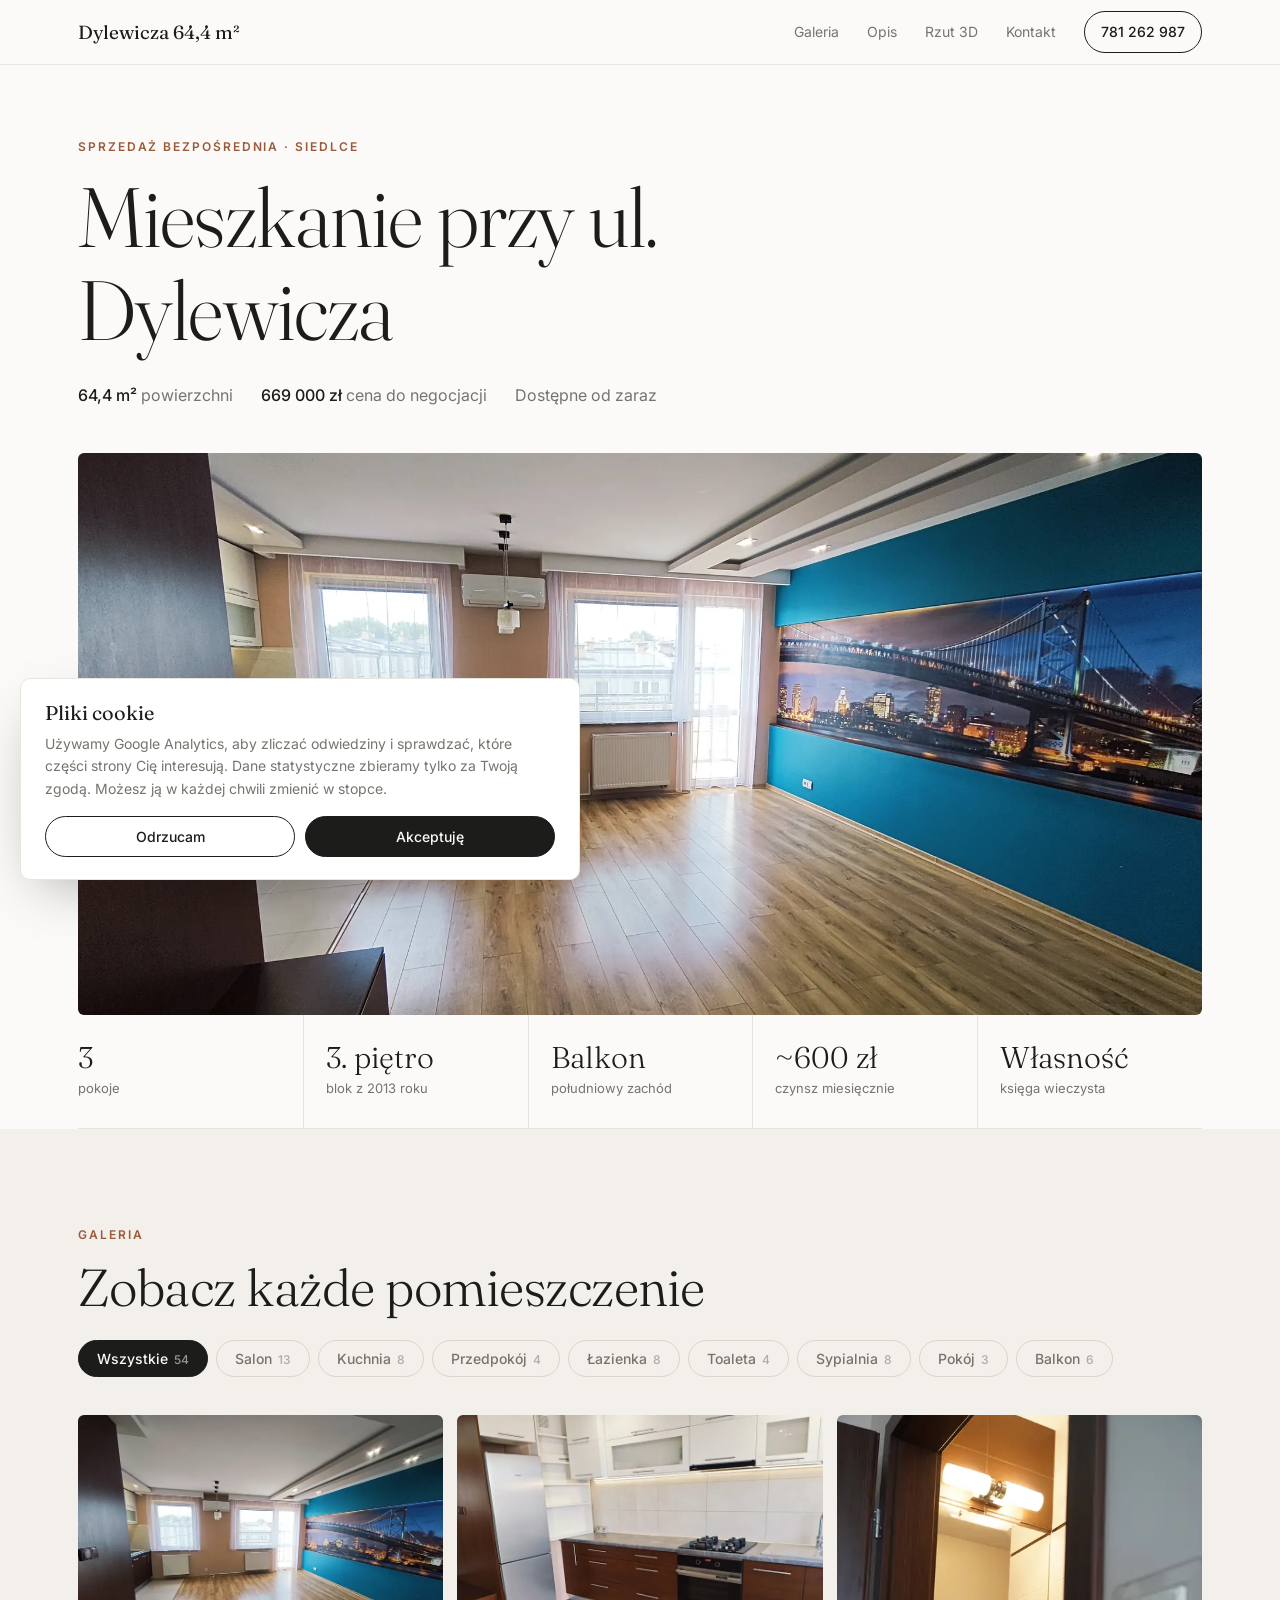
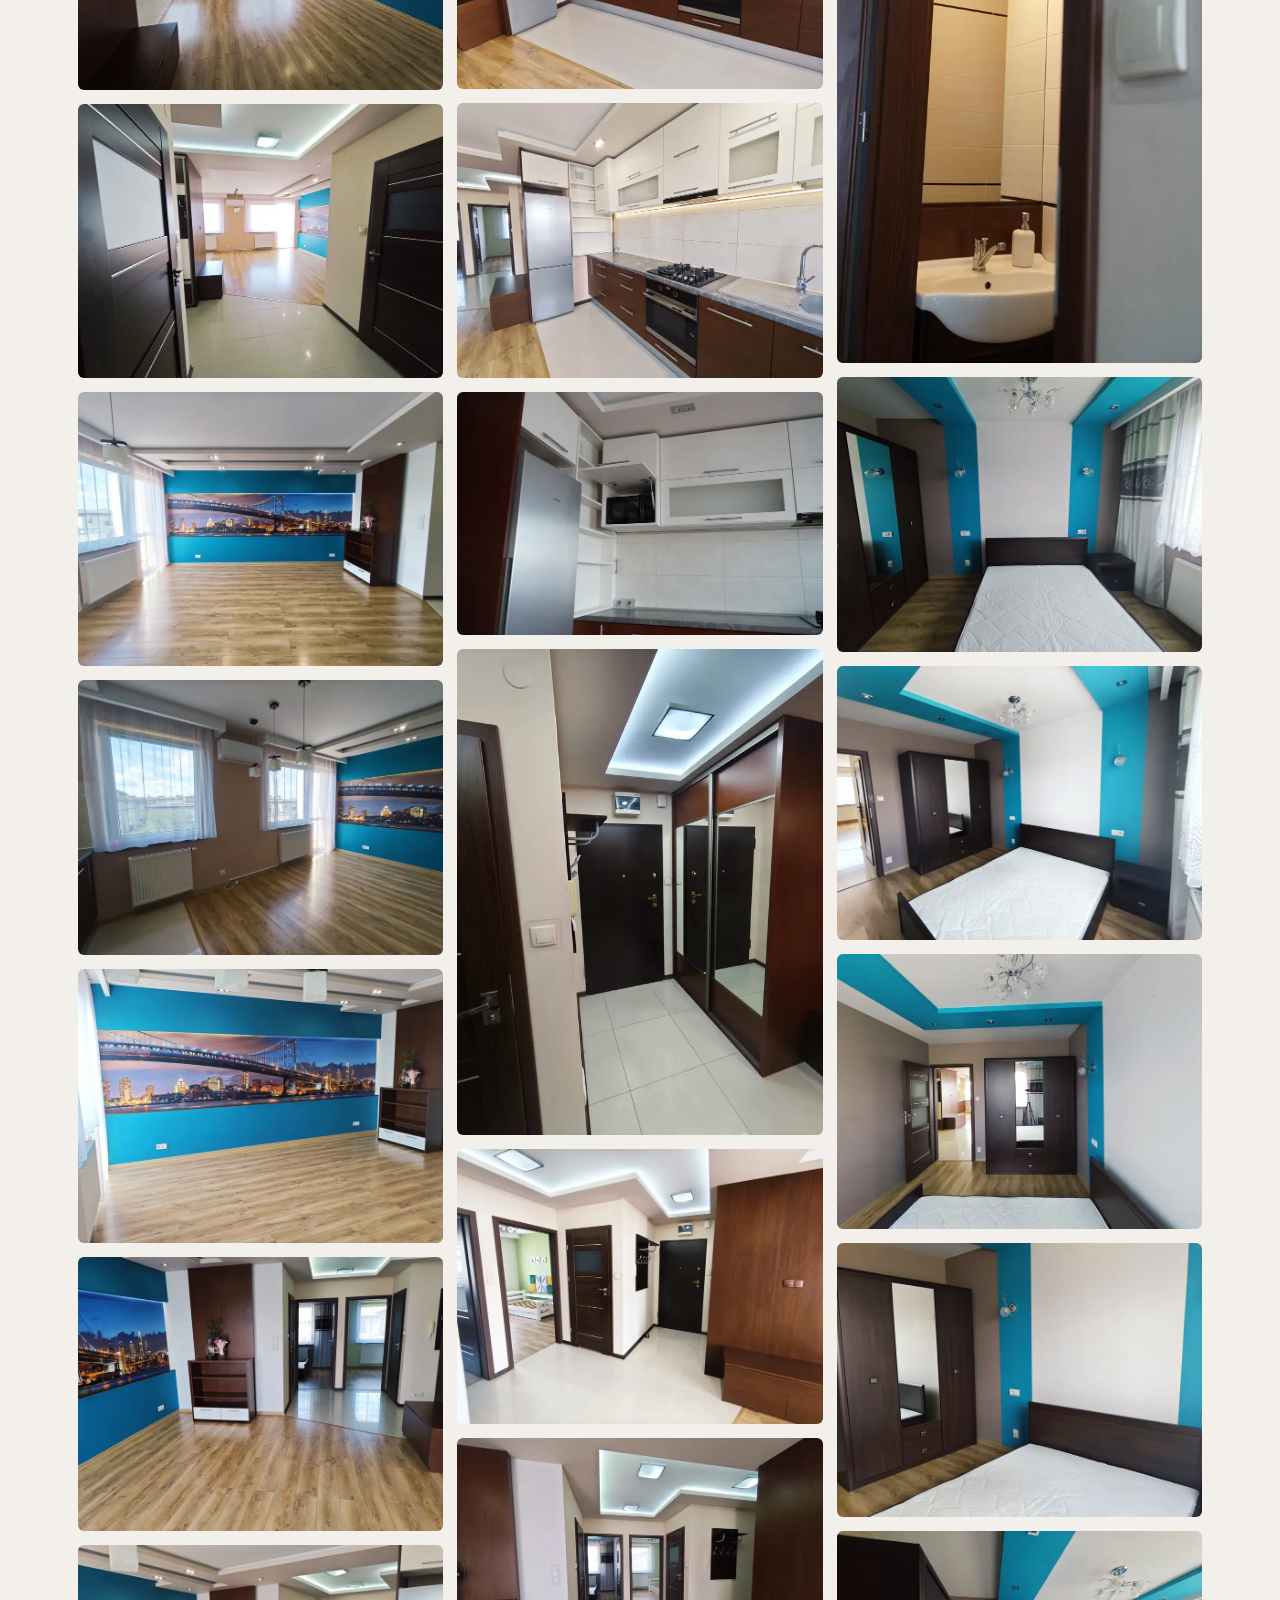
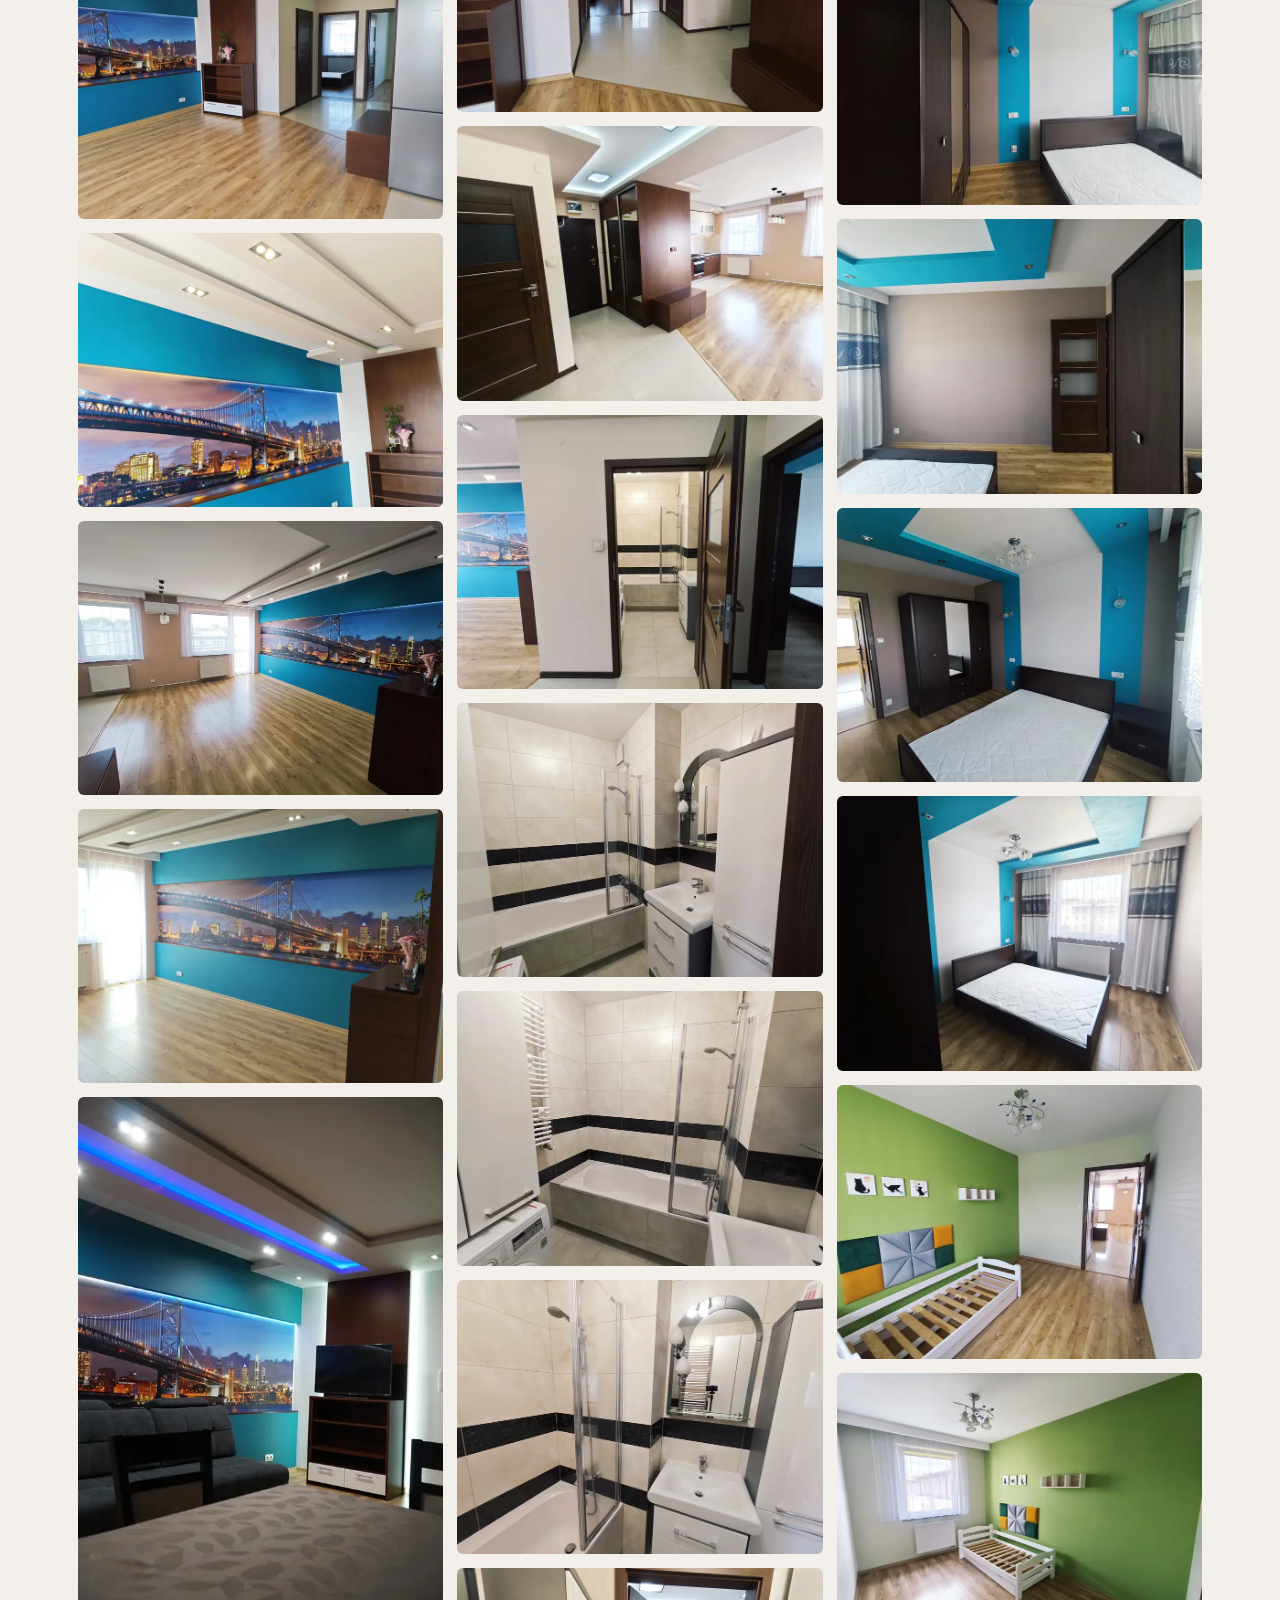
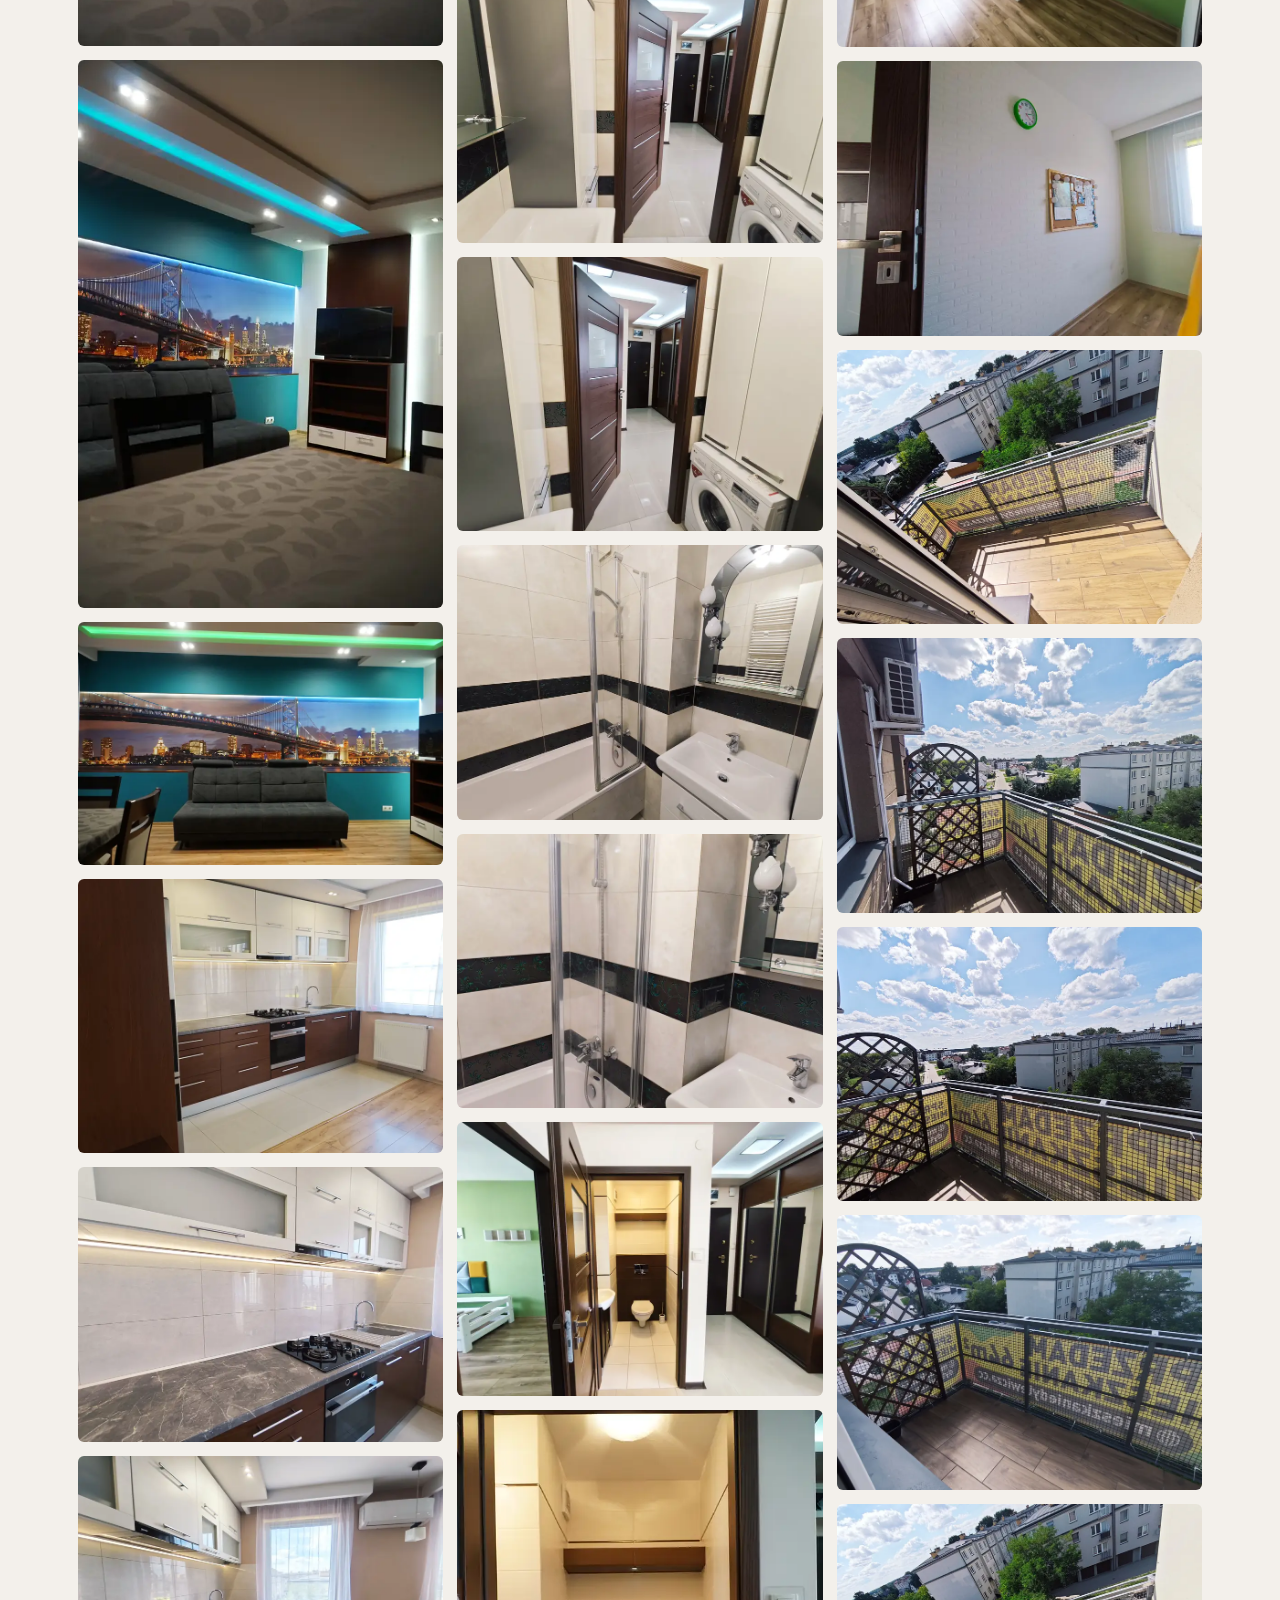
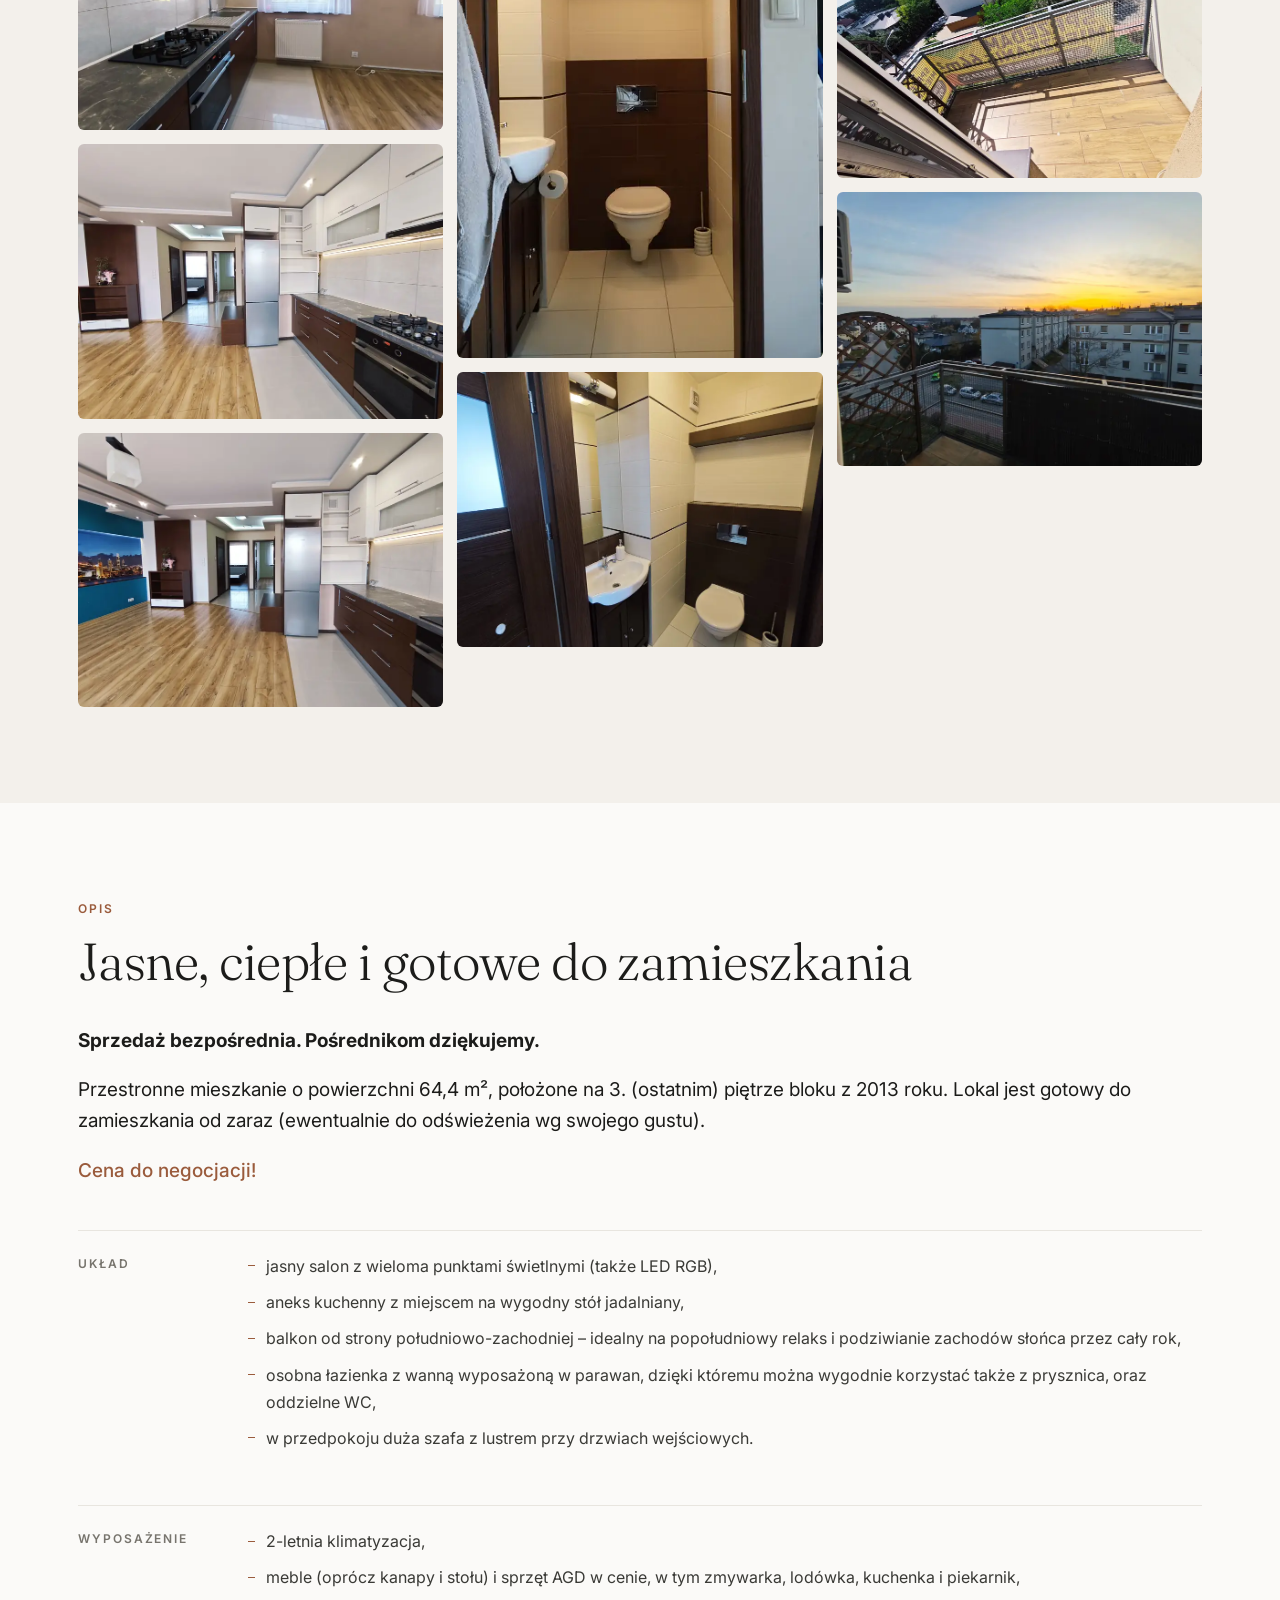
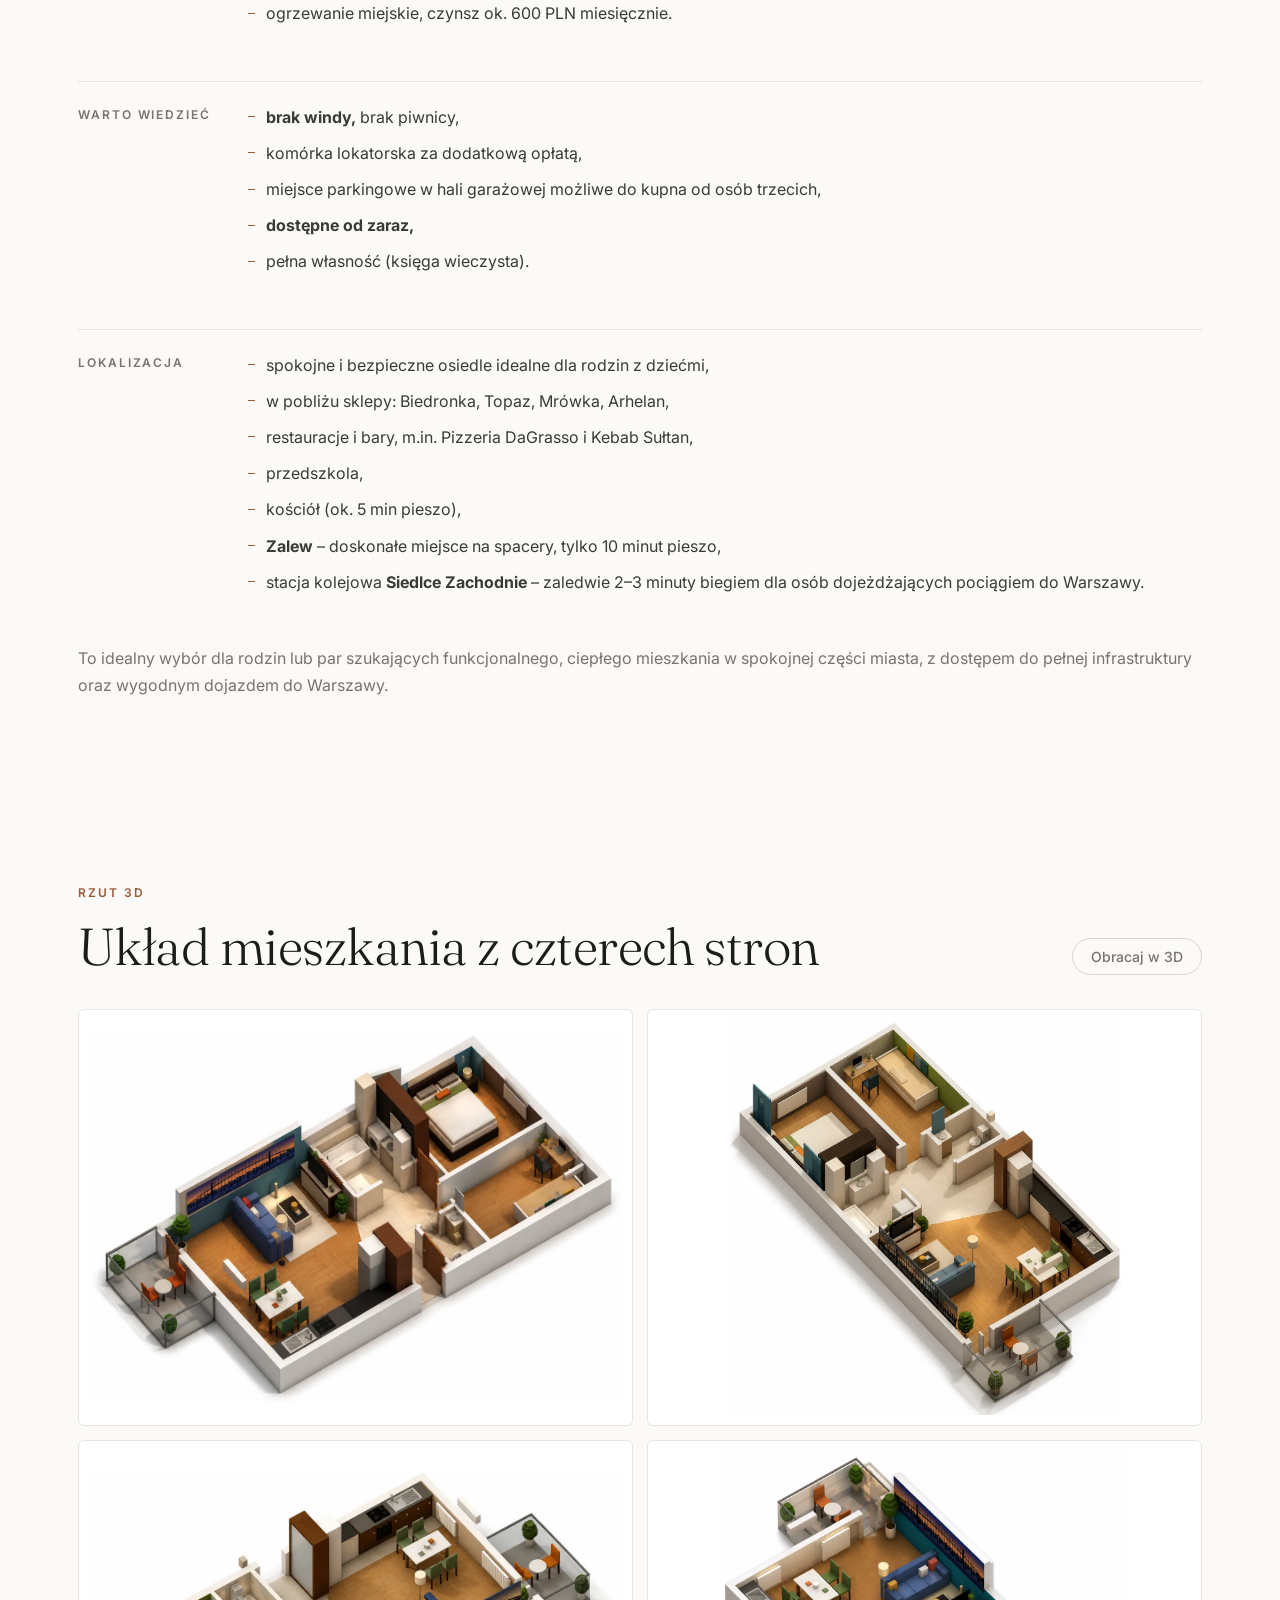
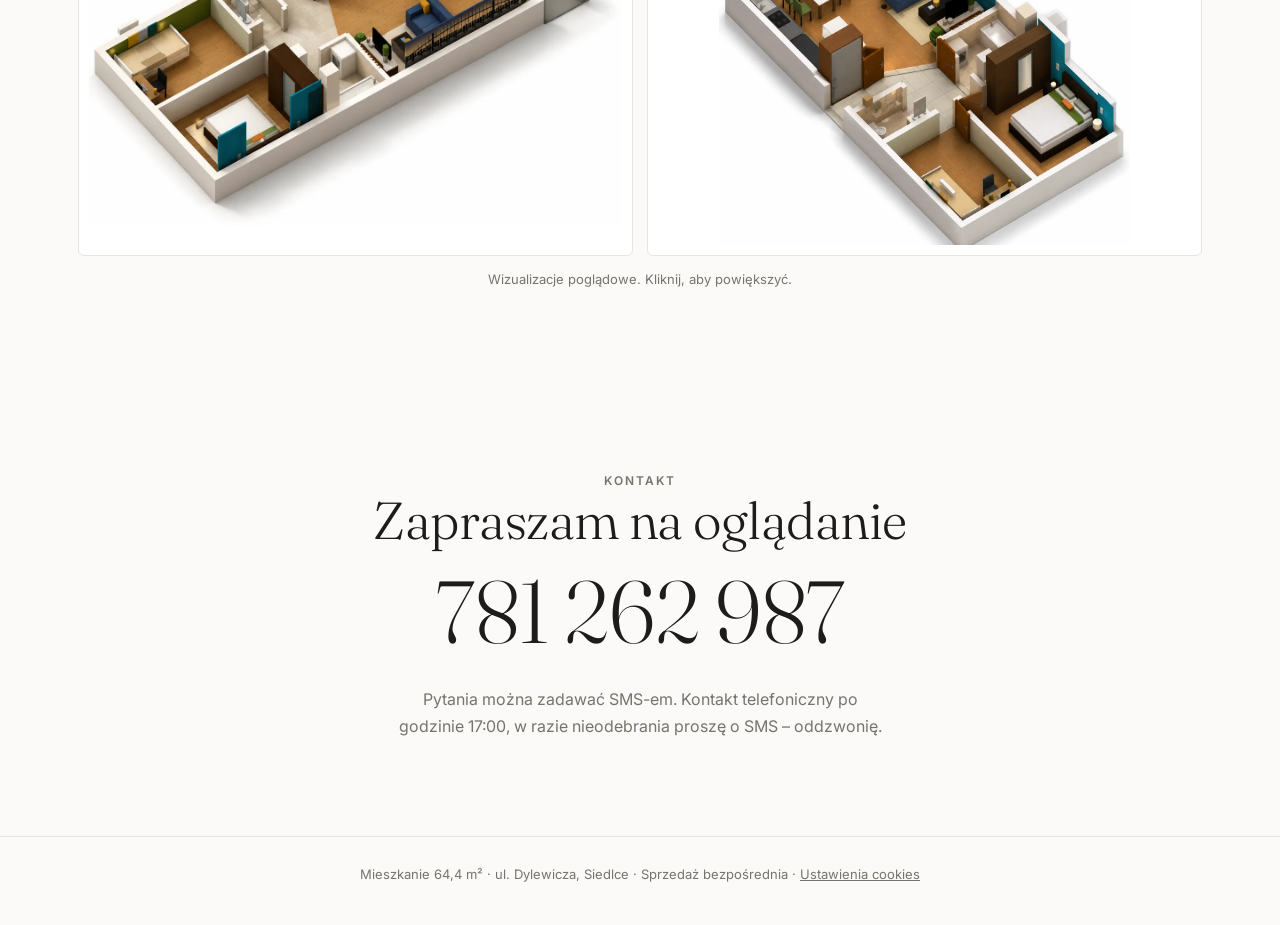
<file: index.html>
<!doctype html>
<html lang="pl">
<head>
<meta charset="UTF-8">
<meta name="viewport" content="width=device-width, initial-scale=1.0">
<title>Mieszkanie 64,4 m² Dylewicza, Siedlce</title>
<meta name="description" content="Mieszkanie 64,4 m² przy ul. Dylewicza w Siedlcach. 3 pokoje, balkon, osobna łazienka i oddzielne WC.">
<meta property="og:title" content="Mieszkanie 64,4 m² przy ul. Dylewicza, Siedlce">
<meta property="og:description" content="Sprzedaż bezpośrednia mieszkania 64,4 m². 3 pokoje, balkon, osobna łazienka i oddzielne WC.">
<meta property="og:type" content="website">
<meta property="og:url" content="https://mieszkaniedylewicza.cc/">
<meta property="og:image" content="https://mieszkaniedylewicza.cc/images/og.jpg">
<meta name="twitter:card" content="summary_large_image">
<link rel="canonical" href="https://mieszkaniedylewicza.cc/">
<link rel="preconnect" href="https://fonts.googleapis.com">
<link rel="preconnect" href="https://fonts.gstatic.com" crossorigin>
<link href="https://fonts.googleapis.com/css2?family=Fraunces:opsz,wght@9..144,300;9..144,400&family=Inter:wght@400;500;600&display=swap" rel="stylesheet">
<script defer src="https://static.cloudflareinsights.com/beacon.min.js" data-cf-beacon='{"token": "d25682e517bd412dbf240e50013ced5f"}'></script>
<style>
:root{--bg:#fbfaf8;--text:#1c1c1a;--muted:#77746d;--line:#e8e5df;--acc:#9a5b3c}
*{box-sizing:border-box}
html{scroll-behavior:smooth;scroll-padding-top:70px}
body{margin:0;background:var(--bg);color:var(--text);font:400 16px/1.7 Inter,system-ui,"Segoe UI",sans-serif;-webkit-font-smoothing:antialiased}
h1,h2,h3{font-family:Fraunces,Georgia,serif;font-weight:300;letter-spacing:-.01em;line-height:1.1;margin:0}
a{color:inherit}img{display:block;max-width:100%}
.wrap{max-width:1180px;margin:0 auto;padding:0 28px}
.label{font-size:12px;font-weight:600;letter-spacing:.16em;text-transform:uppercase;color:var(--acc);margin:0 0 14px}

/* nav */
nav{position:sticky;top:0;z-index:40;background:rgba(251,250,248,.88);backdrop-filter:blur(12px);border-bottom:1px solid var(--line)}
.nav-in{display:flex;align-items:center;justify-content:space-between;height:64px}
.brand{font-family:Fraunces,Georgia,serif;font-size:19px;text-decoration:none}
.links{display:flex;align-items:center;gap:28px;font-size:14px}
.links a{text-decoration:none;color:var(--muted);transition:color .2s}.links a:hover{color:var(--text)}
.links .tel{color:var(--text);font-weight:500;border:1px solid var(--text);padding:8px 16px;border-radius:99px}
.links .tel:hover{background:var(--text);color:var(--bg)}

/* hero */
.hero{padding:72px 0 0}
h1{font-size:clamp(40px,7vw,84px);max-width:13ch}
.meta{display:flex;flex-wrap:wrap;gap:6px 28px;margin:26px 0 44px;color:var(--muted)}
.meta b{color:var(--text);font-weight:500}
.cover{border-radius:6px;overflow:hidden;aspect-ratio:16/8;background:#e9e6e0}
.cover img{width:100%;height:100%;object-fit:cover;cursor:zoom-in;transition:transform 1.2s ease}
.cover:hover img{transform:scale(1.025)}
.facts{display:grid;grid-template-columns:repeat(5,1fr);border-bottom:1px solid var(--line)}
.fact{padding:26px 0 26px 22px;border-left:1px solid var(--line)}.fact:first-child{border-left:0;padding-left:0}
.fact b{display:block;font:300 30px/1.1 Fraunces,Georgia,serif}
.fact span{font-size:13px;color:var(--muted)}

/* opis */
section{padding:96px 0}
.opis{display:block}
h2{font-size:clamp(32px,4.4vw,52px);margin-bottom:34px}
.lead{font-size:19px;line-height:1.65;margin:0 0 18px}
.note{color:var(--acc);font-weight:500}
.group{margin-top:44px;border-top:1px solid var(--line);padding-top:22px;display:grid;grid-template-columns:150px 1fr;gap:20px}
.group h3{font:600 12px/1.9 Inter,sans-serif;letter-spacing:.16em;text-transform:uppercase;color:var(--muted)}
.group ul{margin:0;padding:0;list-style:none}
.group li{padding:0 0 9px 18px;position:relative;color:#3a3a36}
.group li::before{content:"";position:absolute;left:0;top:.78em;width:7px;height:1px;background:var(--acc)}
.plan{position:sticky;top:92px}
.plan img{width:100%;border:1px solid var(--line);border-radius:6px;background:#fff;padding:12px}
.plan small{display:block;margin-top:10px;color:var(--muted);font-size:13px}

/* gallery */
.gal{background:#f3f0eb}
.gal-head{display:flex;justify-content:space-between;align-items:end;gap:24px;flex-wrap:wrap;margin-bottom:34px}
.gal-head h2{margin:0}
.tabs{display:flex;gap:8px;overflow-x:auto;padding-bottom:4px;scrollbar-width:none;max-width:100%}
.tabs::-webkit-scrollbar{display:none}
.tab{flex:none;border:1px solid #d9d5cc;background:transparent;color:var(--muted);font:500 14px Inter,sans-serif;padding:9px 18px;border-radius:99px;cursor:pointer;transition:all .2s}
.tab:hover{border-color:var(--text);color:var(--text)}
.tab.on{background:var(--text);border-color:var(--text);color:var(--bg)}
.tab em{font-style:normal;opacity:.55;margin-left:6px;font-size:12px}
.mosaic{columns:3;column-gap:14px}
.ph{break-inside:avoid;margin:0 0 14px;position:relative;border-radius:6px;overflow:hidden;cursor:zoom-in;background:#e4e0d8;animation:in .5s ease both}
.ph img{width:100%;height:auto;transition:transform .8s ease,filter .4s}
.ph:hover img{transform:scale(1.04)}
.ph span{position:absolute;left:12px;bottom:12px;background:rgba(251,250,248,.94);color:var(--text);font-size:12px;font-weight:500;padding:4px 11px;border-radius:99px;opacity:0;transform:translateY(6px);transition:all .3s}
.ph:hover span{opacity:1;transform:none}
@keyframes in{from{opacity:0;transform:translateY(12px)}to{opacity:1;transform:none}}

/* contact */
.contact{text-align:center}
.big-tel{display:inline-block;font:300 clamp(40px,8vw,88px)/1.1 Fraunces,Georgia,serif;text-decoration:none;margin:8px 0 26px;transition:color .2s}
.big-tel:hover{color:var(--acc)}
.contact p{color:var(--muted);max-width:50ch;margin:0 auto}
footer{border-top:1px solid var(--line);padding:26px 0 40px;color:var(--muted);font-size:13px;text-align:center}

/* lightbox */
.lb{position:fixed;inset:0;z-index:100;background:rgba(14,14,13,.96);display:none;align-items:center;justify-content:center;flex-direction:column;gap:14px}
.lb.open{display:flex}
.lb img{max-width:92vw;max-height:80vh;border-radius:4px;box-shadow:0 30px 80px rgba(0,0,0,.5)}
.lb-cap{color:#cfcac0;font-size:14px}
.lb button{position:absolute;background:none;border:1px solid rgba(255,255,255,.25);color:#fff;border-radius:50%;width:48px;height:48px;font-size:24px;cursor:pointer;transition:background .2s}
.lb button:hover{background:rgba(255,255,255,.14)}
.lb .x{top:20px;right:20px}.lb .pv{left:20px;top:50%;margin-top:-24px}.lb .nx{right:20px;top:50%;margin-top:-24px}


/* cookies */
.ck{position:fixed;left:20px;right:20px;bottom:20px;z-index:90;max-width:560px;background:#fff;border:1px solid var(--line);border-radius:10px;box-shadow:0 20px 60px -20px rgba(0,0,0,.35);padding:22px 24px;display:none}
.ck.open{display:block;animation:in .4s ease both}
.ck h4{font:400 20px/1.2 Fraunces,Georgia,serif;margin:0 0 8px}
.ck p{margin:0 0 16px;font-size:14px;line-height:1.6;color:var(--muted)}
.ck-btns{display:flex;gap:10px}
.ck-btns button{flex:1;font:500 14px Inter,sans-serif;padding:11px 16px;border-radius:99px;border:1px solid var(--text);cursor:pointer;background:transparent;color:var(--text);transition:all .2s}
.ck-btns button:hover,.ck-btns .ok{background:var(--text);color:var(--bg)}
.ck-btns .ok:hover{opacity:.85}
.ck-link{background:none;border:0;padding:0;font:inherit;color:inherit;text-decoration:underline;cursor:pointer}
@media(max-width:640px){.ck{left:12px;right:12px;bottom:12px}}
@media(max-width:900px){
 
 .facts{grid-template-columns:repeat(2,1fr)}.fact:nth-child(odd){border-left:0;padding-left:0}.fact{border-top:1px solid var(--line)}
 .mosaic{columns:2}.cover{aspect-ratio:4/3}
}
@media(max-width:640px){
 .wrap{padding:0 20px}section{padding:64px 0}.hero{padding-top:44px}
 .links a:not(.tel){display:none}.group{grid-template-columns:1fr;gap:8px}
 .mosaic{column-gap:10px}.ph{margin-bottom:10px}.ph span{opacity:1;transform:none}
 .lb .pv,.lb .nx{top:auto;bottom:24px;margin:0}
}
.r3{padding:72px 0}.r3-box{position:relative;margin:0;background:var(--card,#fff);border:1px solid var(--line);border-radius:12px;overflow:hidden}
.r3-box img{display:block;width:100%;height:auto}.r3-box iframe{display:block;width:100%;height:min(76vh,600px);border:0}

@media (max-width:820px),(pointer:coarse){.btn-3d,.r3-note.desk{display:none}}
[hidden]{display:none!important}
.r3-note{text-align:center;color:var(--muted);font-size:13px;margin-top:12px}
.iso{display:grid;grid-template-columns:repeat(2,1fr);gap:14px}
.iso figure{margin:0;background:#fff;border:1px solid var(--line);border-radius:6px;overflow:hidden;cursor:zoom-in}
.iso img{width:100%;height:auto;aspect-ratio:4/3;object-fit:contain;padding:10px;transition:transform .6s ease}
.iso figure:hover img{transform:scale(1.03)}
.r3-viewer{margin:0 0 14px;border:1px solid var(--line);border-radius:6px;overflow:hidden;background:var(--bg)}
.r3-viewer iframe{display:block;width:100%;height:min(76vh,640px);border:0}
@media (max-width:820px),(pointer:coarse){#r3open{display:none}}
@media(max-width:640px){.iso{grid-template-columns:1fr}}
</style>
</head>
<body>
<nav><div class="wrap nav-in">
<a class="brand" href="#top">Dylewicza 64,4 m²</a>
<div class="links"><a href="#galeria">Galeria</a><a href="#opis">Opis</a><a href="#rzut3d">Rzut 3D</a><a href="#kontakt">Kontakt</a><a class="tel" href="tel:+48781262987">781 262 987</a></div>
</div></nav>

<main id="top">
<header class="hero"><div class="wrap">
<p class="label">Sprzedaż bezpośrednia · Siedlce</p>
<h1>Mieszkanie przy ul. Dylewicza</h1>
<div class="meta"><span><b>64,4 m²</b> powierzchni</span><span><b>669 000 zł</b> cena do negocjacji</span><span>Dostępne od zaraz</span></div>
<div class="cover" data-open="images/salon/salon_1.webp"><img src="images/salon/salon_1.webp" alt="Salon"></div>
<div class="facts">
<div class="fact"><b>3</b><span>pokoje</span></div>
<div class="fact"><b>3. piętro</b><span>blok z 2013 roku</span></div>
<div class="fact"><b>Balkon</b><span>południowy zachód</span></div>
<div class="fact"><b>~600 zł</b><span>czynsz miesięcznie</span></div>
<div class="fact"><b>Własność</b><span>księga wieczysta</span></div>
</div>
</div></header>

<section id="galeria" class="gal"><div class="wrap">
<div class="gal-head"><div><p class="label">Galeria</p><h2>Zobacz każde pomieszczenie</h2></div><div class="tabs" id="tabs"></div></div>
<div class="mosaic" id="mosaic"></div>
</div></section>

<section id="opis"><div class="wrap opis">
<div>
<p class="label">Opis</p>
<h2>Jasne, ciepłe i gotowe do zamieszkania</h2>
<p class="lead"><strong>Sprzedaż bezpośrednia. Pośrednikom dziękujemy.</strong></p>
<p class="lead">Przestronne mieszkanie o powierzchni 64,4 m², położone na 3. (ostatnim) piętrze bloku z 2013 roku. Lokal jest gotowy do zamieszkania od zaraz (ewentualnie do odświeżenia wg swojego gustu).</p>
<p class="lead note">Cena do negocjacji!</p>

<div class="group"><h3>Układ</h3><ul>
<li>jasny salon z wieloma punktami świetlnymi (także LED RGB),</li>
<li>aneks kuchenny z miejscem na wygodny stół jadalniany,</li>
<li>balkon od strony południowo-zachodniej – idealny na popołudniowy relaks i podziwianie zachodów słońca przez cały rok,</li>
<li>osobna łazienka z wanną wyposażoną w parawan, dzięki któremu można wygodnie korzystać także z prysznica, oraz oddzielne WC,</li>
<li>w przedpokoju duża szafa z lustrem przy drzwiach wejściowych.</li></ul></div>

<div class="group"><h3>Wyposażenie</h3><ul>
<li>2-letnia klimatyzacja,</li>
<li>meble (oprócz kanapy i stołu) i sprzęt AGD w cenie, w tym zmywarka, lodówka, kuchenka i piekarnik,</li>
<li>ogrzewanie miejskie, czynsz ok. 600 PLN miesięcznie.</li></ul></div>

<div class="group"><h3>Warto wiedzieć</h3><ul>
<li><strong>brak windy,</strong> brak piwnicy,</li>
<li>komórka lokatorska za dodatkową opłatą,</li>
<li>miejsce parkingowe w hali garażowej możliwe do kupna od osób trzecich,</li>
<li><strong>dostępne od zaraz,</strong></li>
<li>pełna własność (księga wieczysta).</li></ul></div>

<div class="group"><h3>Lokalizacja</h3><ul>
<li>spokojne i bezpieczne osiedle idealne dla rodzin z dziećmi,</li>
<li>w pobliżu sklepy: Biedronka, Topaz, Mrówka, Arhelan,</li>
<li>restauracje i bary, m.in. Pizzeria DaGrasso i Kebab Sułtan,</li>
<li>przedszkola,</li>
<li>kościół (ok. 5 min pieszo),</li>
<li><strong>Zalew</strong> – doskonałe miejsce na spacery, tylko 10 minut pieszo,</li>
<li>stacja kolejowa <strong>Siedlce Zachodnie</strong> – zaledwie 2–3 minuty biegiem dla osób dojeżdżających pociągiem do Warszawy.</li></ul></div>

<p style="margin-top:40px;color:var(--muted)">To idealny wybór dla rodzin lub par szukających funkcjonalnego, ciepłego mieszkania w spokojnej części miasta, z dostępem do pełnej infrastruktury oraz wygodnym dojazdem do Warszawy.</p>
</div>

</div></section>

<section id="rzut3d" class="r3"><div class="wrap">
<div class="gal-head"><div><p class="label">Rzut 3D</p><h2>Układ mieszkania z czterech stron</h2></div><button class="tab" id="r3open" type="button">Obracaj w 3D</button></div>
<div class="r3-viewer" id="r3viewer" hidden><iframe id="r3frame" title="Interaktywny rzut 3D"></iframe></div>
<div class="iso" id="iso"></div>
<p class="r3-note">Wizualizacje poglądowe. Kliknij, aby powiększyć.</p>
</div></section>



<section id="kontakt" class="contact"><div class="wrap">
<p class="label">Kontakt</p>
<h2 style="margin-bottom:6px">Zapraszam na oglądanie</h2>
<a class="big-tel" href="tel:+48781262987">781 262 987</a>
<p>Pytania można zadawać SMS-em. Kontakt telefoniczny po godzinie 17:00, w razie nieodebrania proszę o SMS – oddzwonię.</p>
</div></section>
</main>
<footer>Mieszkanie 64,4 m² · ul. Dylewicza, Siedlce · Sprzedaż bezpośrednia · <button class="ck-link" id="ckOpen">Ustawienia cookies</button></footer>

<div class="ck" id="ck" role="dialog" aria-live="polite" aria-label="Zgoda na pliki cookie"><h4>Pliki cookie</h4><p>Używamy Google Analytics, aby zliczać odwiedziny i sprawdzać, które części strony Cię interesują. Dane statystyczne zbieramy tylko za Twoją zgodą. Możesz ją w każdej chwili zmienić w stopce.</p><div class="ck-btns"><button id="ckNo">Odrzucam</button><button class="ok" id="ckYes">Akceptuję</button></div></div>

<div class="lb" id="lb"><button class="x" aria-label="Zamknij">×</button><button class="pv" aria-label="Poprzednie">‹</button><img alt=""><div class="lb-cap"></div><button class="nx" aria-label="Następne">›</button></div>

<script>
const ROOMS=[
['salon','Salon',['salon_1.webp','salon_2.webp','salon_3.webp','salon_4.webp','salon_5.webp','salon_6.webp','salon_7.webp','salon_8.webp','salon_9.webp','salon_10.webp','salon_11.webp','salon_12.webp','salon_13.webp']],
['kuchnia','Kuchnia',['kuchnia_1.webp','kuchnia_2.webp','kuchnia_3.webp','kuchnia_4.webp','kuchnia_5.webp','kuchnia_6.webp','kuchnia_7.webp','kuchnia_8.webp']],
['przedpokoj','Przedpokój',['przedpokoj_1.webp','przedpokoj_2.webp','przedpokoj_3.webp','przedpokoj_4.webp']],
['duza_lazienka','Łazienka',['lazienka_1.webp','lazienka_2.webp','lazienka_3.webp','lazienka_4.webp','lazienka_5.webp','lazienka_6.webp','lazienka_7.webp','lazienka_8.webp']],
['toaleta','Toaleta',['toaleta_1.webp','toaleta_2.webp','toaleta_3.webp','toaleta_4.webp']],
['sypialnia','Sypialnia',['sypialnia_1.webp','sypialnia_2.webp','sypialnia_3.webp','sypialnia_4.webp','sypialnia_5.webp','sypialnia_6.webp','sypialnia_7.webp','sypialnia_8.webp']],
['drugi_pokoj','Pokój',['maly_pokoj_1.webp','maly_pokoj_2.webp','maly_pokoj_3.webp']],
['balkon','Balkon',['balkon_6.webp','balkon_1.webp','balkon_2.webp','balkon_3.webp','balkon_4.webp','balkon_5.webp']]];
const ALL=ROOMS.flatMap(([id,name,f])=>f.map(x=>({src:`images/${id}/${x}`,th:`images/${id}/thumbs/${x}`,id,name})));
const $=s=>document.querySelector(s);

/* lightbox */
const lb=$('#lb'),lbi=$('#lb img'),cap=$('.lb-cap');let list=[],idx=0;
function open(l,i){list=l;idx=i;paint();lb.classList.add('open');document.body.style.overflow='hidden'}
function paint(){const it=list[idx];lbi.src=it.src;cap.textContent=(it.name?it.name+' · ':'')+`${idx+1} / ${list.length}`}
function close(){lb.classList.remove('open');document.body.style.overflow=''}
function step(d){idx=(idx+d+list.length)%list.length;paint()}
$('.x').onclick=close;$('.pv').onclick=()=>step(-1);$('.nx').onclick=()=>step(1);
lb.onclick=e=>{if(e.target===lb)close()};
addEventListener('keydown',e=>{if(!lb.classList.contains('open'))return;
 if(e.key==='Escape')close();if(e.key==='ArrowLeft')step(-1);if(e.key==='ArrowRight')step(1)});
let sx=0;lb.addEventListener('touchstart',e=>sx=e.changedTouches[0].clientX,{passive:true});
lb.addEventListener('touchend',e=>{const d=e.changedTouches[0].clientX-sx;if(Math.abs(d)>50)step(d>0?-1:1)});
document.querySelectorAll('[data-open]').forEach(el=>el.onclick=()=>open([{src:el.dataset.open,name:''}],0));

/* gallery */
const tabs=$('#tabs'),mos=$('#mosaic');let cur='all';
const filters=[['all','Wszystkie',ALL.length],...ROOMS.map(([id,n,f])=>[id,n,f.length])];
tabs.innerHTML=filters.map(([id,n,c])=>`<button class="tab${id==='all'?' on':''}" data-f="${id}">${n}<em>${c}</em></button>`).join('');
function render(){
 const items=cur==='all'?ALL:ALL.filter(x=>x.id===cur);
 mos.innerHTML=items.map((x,i)=>`<figure class="ph" style="animation-delay:${Math.min(i,10)*40}ms" data-i="${i}"><img src="${x.th}" alt="${x.name} ${i+1}" loading="lazy" decoding="async"><span>${x.name}</span></figure>`).join('');
 mos.querySelectorAll('.ph').forEach(f=>f.onclick=()=>open(items,+f.dataset.i));
}
tabs.onclick=e=>{const b=e.target.closest('.tab');if(!b)return;cur=b.dataset.f;
 tabs.querySelectorAll('.tab').forEach(t=>t.classList.toggle('on',t===b));render()};
render();

/* cookies + Google tag (Consent Mode v2) */
const GA_ID='GTM-WZH5C8LV'; // GTM-XXXX (Tag Manager) lub G-XXXX (Google Analytics 4)
window.dataLayer=window.dataLayer||[];function gtag(){dataLayer.push(arguments)}
gtag('consent','default',{ad_storage:'denied',ad_user_data:'denied',ad_personalization:'denied',analytics_storage:'denied'});
const ck=$('#ck'),KEY='cookie-consent';
const getC=()=>{try{return localStorage.getItem(KEY)}catch(e){return null}};
const setC=v=>{try{localStorage.setItem(KEY,v)}catch(e){}};
function loadGA(){
 if(window.__ga)return;
 const isGTM=/^GTM-[A-Z0-9]+$/.test(GA_ID),isGA=/^G-[A-Z0-9]{6,}$/.test(GA_ID);
 if(!isGTM&&!isGA)return;window.__ga=1;
 const t=document.createElement('script');t.async=true;
 if(isGTM){dataLayer.push({'gtm.start':Date.now(),event:'gtm.js'});t.src='https://www.googletagmanager.com/gtm.js?id='+GA_ID}
 else{t.src='https://www.googletagmanager.com/gtag/js?id='+GA_ID;gtag('js',new Date());gtag('config',GA_ID,{anonymize_ip:true})}
 document.head.appendChild(t);}
function clearGA(){
 document.cookie.split(';').forEach(c=>{const n=c.split('=')[0].trim();
  if(n==='_ga'||n.startsWith('_ga_')||n==='_gid'){['','.'+location.hostname].forEach(d=>document.cookie=`${n}=;expires=Thu, 01 Jan 1970 00:00:00 GMT;path=/${d?';domain='+d:''}`)}})}
function accept(){setC('granted');gtag('consent','update',{analytics_storage:'granted'});loadGA();ck.classList.remove('open')}
function reject(){const was=getC()==='granted';setC('denied');gtag('consent','update',{analytics_storage:'denied'});if(was){clearGA();window['ga-disable-'+GA_ID]=true}ck.classList.remove('open')}
$('#ckYes').onclick=accept;$('#ckNo').onclick=reject;$('#ckOpen').onclick=()=>ck.classList.add('open');
const saved=getC();
if(saved==='granted'){gtag('consent','update',{analytics_storage:'granted'});loadGA()}
else if(saved!=='denied'){ck.classList.add('open')}
</script>
<script>const ISO=['rzut-iso-1.webp','rzut-iso-2.webp','rzut-iso-3.webp','rzut-iso-4.webp'].map((f,i)=>({src:'images/'+f,name:'Rzut 3D · widok '+(i+1)}));
document.getElementById('iso').innerHTML=ISO.map((x,i)=>`<figure data-i="${i}"><img src="${x.src}" width="1200" height="900" alt="${x.name}" loading="lazy" decoding="async"></figure>`).join('');
document.querySelectorAll('#iso figure').forEach(f=>f.onclick=()=>open(ISO,+f.dataset.i));
document.getElementById('r3open').addEventListener('click',function(){if(matchMedia('(max-width:820px),(pointer:coarse)').matches)return;var v=document.getElementById('r3viewer'),f=document.getElementById('r3frame');if(v.hidden){f.src='rzut-3d.html';v.hidden=false;this.textContent='Zamknij 3D'}else{v.hidden=true;f.removeAttribute('src');this.textContent='Obracaj w 3D'}});
</script>
</body>
</html>
</file>
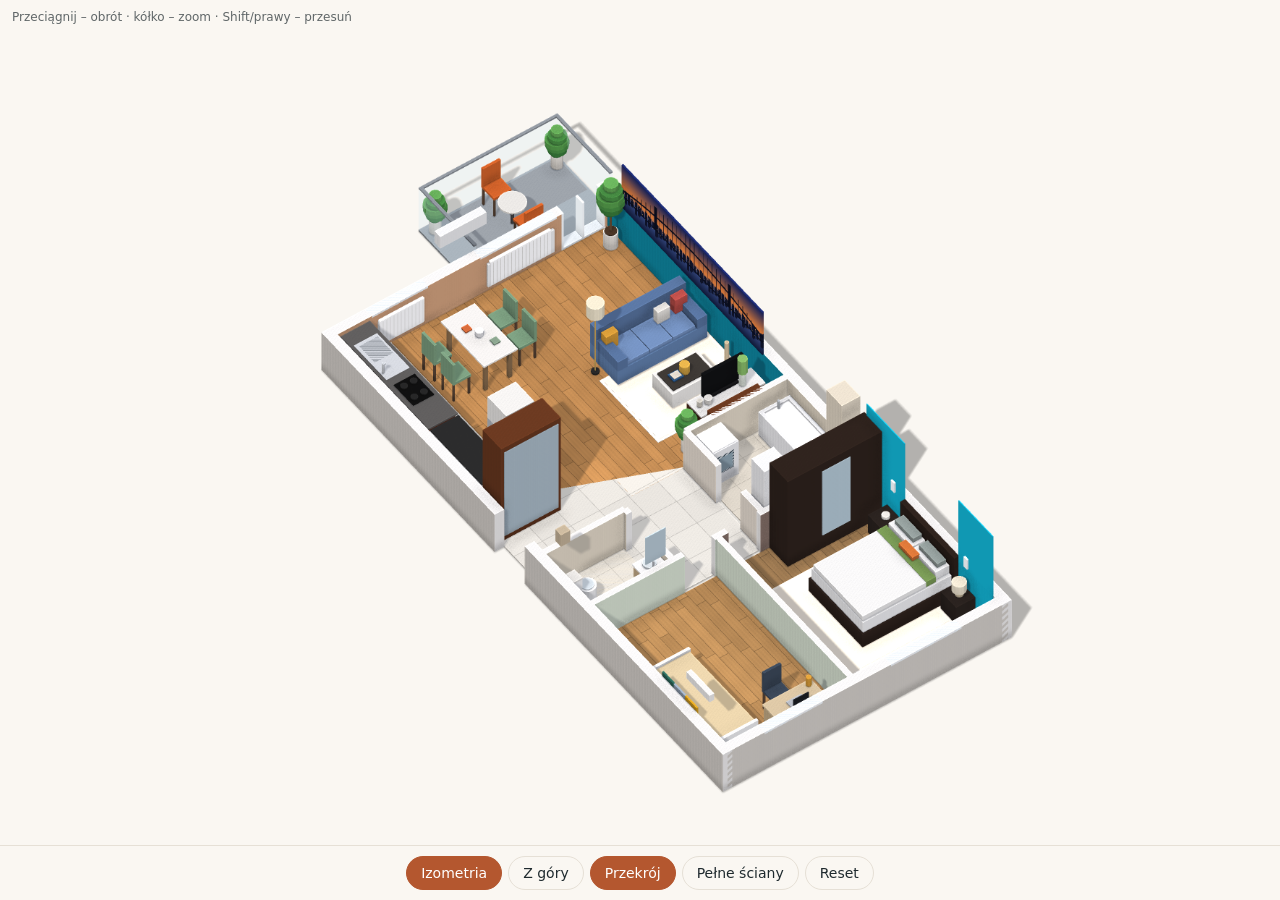
<file: rzut-3d.html>
<!doctype html><html lang="pl"><head><meta charset="utf-8"><meta name="viewport" content="width=device-width,initial-scale=1">
<title>Rzut 3D – Dylewicza</title>
<style>
:root{--bg:#faf7f2;--text:#1f2a2e;--acc:#b4572f;--line:#e6e0d6}
@media (prefers-color-scheme:dark){:root{--bg:#161b1d;--text:#eee9e1;--acc:#e08a5f;--line:#30393c}}
*{box-sizing:border-box}html,body{margin:0;height:100%;background:var(--bg);color:var(--text);font:500 14px Inter,system-ui,sans-serif}
#w{position:relative;height:100%;display:flex;flex-direction:column}
#st{flex:1;min-height:0;display:flex;align-items:center;justify-content:center;touch-action:none;cursor:grab}
canvas{max-width:100%;max-height:100%;display:block}
#bar{display:flex;gap:6px;flex-wrap:wrap;justify-content:center;padding:10px;border-top:1px solid var(--line)}
button{font:inherit;padding:8px 14px;border-radius:99px;border:1px solid var(--line);background:transparent;color:var(--text);cursor:pointer}
button.on{background:var(--acc);border-color:var(--acc);color:#fff}
#msg{position:absolute;top:10px;left:12px;font-size:12px;opacity:.7}
</style></head><body><div id="w"><div id="msg">Wczytuję model…</div><div id="st"><canvas id="c"></canvas></div>
<div id="bar"><button data-v="iso" class="on">Izometria</button><button data-v="top">Z góry</button><button data-m="cut" class="on">Przekrój</button><button data-m="full">Pełne ściany</button><button id="rs">Reset</button></div></div>
<script>/* Minimalny renderer 3D (rzut ortogonalny, z-bufor, cienie, SSAO) – bez zależności zewnętrznych */
(function (G) {
'use strict';
const S = 1 / 118, OX = 415, OY = 232;
const wx = p => (p - OX) * S, wz = p => (p - OY) * S;

/* ---------- kolory ---------- */
const cc = {};
function rgb(c) {
  if (Array.isArray(c)) return c;
  if (cc[c]) return cc[c];
  let h = c.replace('#', ''); if (h.length === 3) h = h.replace(/./g, m => m + m);
  return (cc[c] = [parseInt(h.slice(0, 2), 16) / 255, parseInt(h.slice(2, 4), 16) / 255, parseInt(h.slice(4, 6), 16) / 255]);
}

/* ---------- scena ---------- */
function Scene() { this.P = []; this.N = []; this.C = []; this.M = []; this.F = []; this.E = []; }
Scene.prototype.tri = function (a, b, c, n, col, mat, fl, ex) {
  this.P.push(a[0], a[1], a[2], b[0], b[1], b[2], c[0], c[1], c[2]);
  this.N.push(n[0], n[1], n[2]); this.C.push(col[0], col[1], col[2]);
  this.M.push(mat); this.F.push(fl); this.E.push(ex[0], ex[1], ex[2], ex[3]);
};
Scene.prototype.quad = function (a, b, c, d, n, col, mat, fl, ex) { this.tri(a, b, c, n, col, mat, fl, ex); this.tri(a, c, d, n, col, mat, fl, ex); };
/* box w jednostkach rzutu (x,y planu), wysokość w metrach. cols: kolor lub tablica 6 (+X,-X,+Y,-Y,+Z,-Z) */
Scene.prototype.box = function (x1, y1, x2, y2, z0, z1, cols, o) {
  o = o || {};
  if (x2 < x1) { const t = x1; x1 = x2; x2 = t; } if (y2 < y1) { const t = y1; y1 = y2; y2 = t; }
  if (z1 - z0 < 1e-5) return;
  const X0 = wx(x1), X1 = wx(x2), Z0 = wz(y1), Z1 = wz(y2);
  const fc = i => rgb(Array.isArray(cols) && typeof cols[0] !== 'number' ? (cols[i] || cols[2]) : cols);
  const mat = o.mat || 0, ex = o.ex || [0, 0, 0, 0];
  const fl = (o.cast === false ? 0 : 1) | (mat === 3 ? 2 : 0) | (mat === 5 ? 4 : 0);
  const mt = o.topMat === undefined ? mat : o.topMat;
  this.quad([X1, z0, Z0], [X1, z0, Z1], [X1, z1, Z1], [X1, z1, Z0], [1, 0, 0], fc(0), mat, fl, ex);
  this.quad([X0, z0, Z1], [X0, z0, Z0], [X0, z1, Z0], [X0, z1, Z1], [-1, 0, 0], fc(1), mat, fl, ex);
  this.quad([X0, z1, Z0], [X1, z1, Z0], [X1, z1, Z1], [X0, z1, Z1], [0, 1, 0], fc(2), mt, fl, ex);
  this.quad([X0, z0, Z1], [X1, z0, Z1], [X1, z1, Z1], [X0, z1, Z1], [0, 0, 1], fc(4), mat, fl, ex);
  this.quad([X1, z0, Z0], [X0, z0, Z0], [X0, z1, Z0], [X1, z1, Z0], [0, 0, -1], fc(5), mat, fl, ex);
};
Scene.prototype.cyl = function (cx, cy, r, z0, z1, col, o) {
  o = o || {}; const seg = o.seg || 18, c = rgb(col), X = wx(cx), Z = wz(cy), R = r * S, mat = o.mat || 0, ex = o.ex || [0, 0, 0, 0];
  for (let i = 0; i < seg; i++) {
    const a0 = i / seg * Math.PI * 2, a1 = (i + 1) / seg * Math.PI * 2, am = (a0 + a1) / 2;
    const p0 = [X + Math.cos(a0) * R, 0, Z + Math.sin(a0) * R], p1 = [X + Math.cos(a1) * R, 0, Z + Math.sin(a1) * R];
    const n = [Math.cos(am), 0, Math.sin(am)];
    this.quad([p0[0], z0, p0[2]], [p1[0], z0, p1[2]], [p1[0], z1, p1[2]], [p0[0], z1, p0[2]], n, c, mat, 1, ex);
    this.tri([X, z1, Z], [p0[0], z1, p0[2]], [p1[0], z1, p1[2]], [0, 1, 0], c, mat, 1, ex);
  }
};
Scene.prototype.finish = function () {
  const n = this.M.length;
  this.n = n; this.pos = new Float32Array(this.P); this.nrm = new Float32Array(this.N); this.col = new Float32Array(this.C);
  this.mat = new Uint8Array(this.M); this.fl = new Uint8Array(this.F); this.ex = new Float32Array(this.E);
  let mn = [1e9, 1e9, 1e9], mx = [-1e9, -1e9, -1e9];
  for (let i = 0; i < this.pos.length; i += 3) if (this.mat[i / 3 | 0] !== 5) for (let k = 0; k < 3; k++) { const v = this.pos[i + k]; if (v < mn[k]) mn[k] = v; if (v > mx[k]) mx[k] = v; }
  this.min = mn; this.max = mx; this.P = this.N = this.C = this.M = this.F = this.E = null;
  return this;
};

/* ---------- teksturka muralu ---------- */
function muralTex() {
  const W = 512, H = 128, cv = document.createElement('canvas'); cv.width = W; cv.height = H; const g = cv.getContext('2d');
  const gr = g.createLinearGradient(0, 0, 0, H);
  gr.addColorStop(0, '#16235e'); gr.addColorStop(.5, '#e9833c'); gr.addColorStop(.66, '#3a4f8a'); gr.addColorStop(1, '#0f1838');
  g.fillStyle = gr; g.fillRect(0, 0, W, H);
  g.fillStyle = '#10152b'; for (let i = 0; i < 60; i++) { const x = i * 9 + (i * 37 % 7), h = 14 + (i * 53 % 30); g.fillRect(x, 78 - h * .3, 8, h); }
  g.fillStyle = '#f7c76a'; for (let i = 0; i < 120; i++) g.fillRect((i * 97) % W, 70 + (i * 31) % 22, 1.5, 1.5);
  g.strokeStyle = '#0a0d1d'; g.fillStyle = '#0a0d1d'; g.lineWidth = 5;
  g.beginPath(); g.moveTo(0, 74); g.quadraticCurveTo(256, 4, 512, 74); g.stroke();
  g.lineWidth = 1.5; for (let i = 8; i < 512; i += 16) { const t = i / 512, y = 74 - 4 * 70 * t * (1 - t) * .5 * 2 * .5 * 2; g.beginPath(); g.moveTo(i, y + 2); g.lineTo(i, 86); g.stroke(); }
  g.fillRect(118, 20, 10, 70); g.fillRect(386, 20, 10, 70); g.fillRect(0, 86, 512, 4);
  return { w: W, h: H, d: g.getImageData(0, 0, W, H).data };
}

/* ---------- kamera ---------- */
function makeCam(az, el, scale, W, H, t) {
  const ce = Math.cos(el), c = [ce * Math.sin(az), Math.sin(el), ce * Math.cos(az)];
  let r = [c[2], 0, -c[0]]; const rl = Math.hypot(r[0], r[2]); r = [r[0] / rl, 0, r[2] / rl];
  const u = [c[1] * r[2] - c[2] * r[1], c[2] * r[0] - c[0] * r[2], c[0] * r[1] - c[1] * r[0]];
  return { c, r, u, t, scale, W, H };
}
function fitCam(sc, az, el, W, margin) {
  const c0 = makeCam(az, el, 1, 1, 1, [0, 0, 0]); let a = 1e9, b = -1e9, d = 1e9, e = -1e9;
  const mn = sc.min, mx = sc.max;
  for (let i = 0; i < 8; i++) {
    const p = [i & 1 ? mx[0] : mn[0], i & 2 ? mx[1] : mn[1], i & 4 ? mx[2] : mn[2]];
    const x = p[0] * c0.r[0] + p[1] * c0.r[1] + p[2] * c0.r[2], y = p[0] * c0.u[0] + p[1] * c0.u[1] + p[2] * c0.u[2];
    if (x < a) a = x; if (x > b) b = x; if (y < d) d = y; if (y > e) e = y;
  }
  const scale = W * (1 - 2 * margin) / (b - a), H = Math.ceil((e - d) * scale + W * margin * 2);
  const cx = (a + b) / 2, cy = (d + e) / 2;
  const t = [c0.r[0] * cx + c0.u[0] * cy, c0.r[1] * cx + c0.u[1] * cy, c0.r[2] * cx + c0.u[2] * cy];
  return makeCam(az, el, scale, W, H, t);
}

/* ---------- światło i cień ---------- */
const LV = (() => { const v = [-0.55, 0.80, 0.30], l = Math.hypot(...v); return [v[0] / l, v[1] / l, v[2] / l]; })();
const FILL = (() => { const v = [0.45, 0.55, 0.70], l = Math.hypot(...v); return [v[0] / l, v[1] / l, v[2] / l]; })();
function buildShadow(sc, size) {
  const c = makeCam(Math.atan2(LV[0], LV[2]), Math.asin(LV[1]), 1, 1, 1, [0, 0, 0]);
  const L = c.c, R = c.r, U = c.u, P = sc.pos;
  let a = 1e9, b = -1e9, d = 1e9, e = -1e9;
  for (let i = 0; i < P.length; i += 3) {
    const x = P[i] * R[0] + P[i + 1] * R[1] + P[i + 2] * R[2], y = P[i] * U[0] + P[i + 1] * U[1] + P[i + 2] * U[2];
    if (x < a) a = x; if (x > b) b = x; if (y < d) d = y; if (y > e) e = y;
  }
  const pad = 0.5; a -= pad; d -= pad; b += pad; e += pad;
  const sca = size / Math.max(b - a, e - d), map = new Float32Array(size * size).fill(-1e9);
  const tris = sc.n, fl = sc.fl, pos = sc.pos;
  for (let t = 0; t < tris; t++) {
    if (!(fl[t] & 1)) continue;
    const o = t * 9, X = [0, 0, 0], Y = [0, 0, 0], D = [0, 0, 0];
    for (let k = 0; k < 3; k++) {
      const px = pos[o + k * 3], py = pos[o + k * 3 + 1], pz = pos[o + k * 3 + 2];
      X[k] = (px * R[0] + py * R[1] + pz * R[2] - a) * sca; Y[k] = (px * U[0] + py * U[1] + pz * U[2] - d) * sca; D[k] = px * L[0] + py * L[1] + pz * L[2];
    }
    const ar = (X[1] - X[0]) * (Y[2] - Y[0]) - (X[2] - X[0]) * (Y[1] - Y[0]); if (Math.abs(ar) < 1e-9) continue; const ia = 1 / ar;
    const x0 = Math.max(0, Math.floor(Math.min(X[0], X[1], X[2]))), x1 = Math.min(size - 1, Math.ceil(Math.max(X[0], X[1], X[2])));
    const y0 = Math.max(0, Math.floor(Math.min(Y[0], Y[1], Y[2]))), y1 = Math.min(size - 1, Math.ceil(Math.max(Y[0], Y[1], Y[2])));
    for (let y = y0; y <= y1; y++) for (let x = x0; x <= x1; x++) {
      const px = x + .5, py = y + .5;
      const w0 = ((X[1] - px) * (Y[2] - py) - (X[2] - px) * (Y[1] - py)) * ia, w1 = ((X[2] - px) * (Y[0] - py) - (X[0] - px) * (Y[2] - py)) * ia, w2 = 1 - w0 - w1;
      if (w0 < -1e-4 || w1 < -1e-4 || w2 < -1e-4) continue;
      const dd = w0 * D[0] + w1 * D[1] + w2 * D[2], i = y * size + x; if (dd > map[i]) map[i] = dd;
    }
  }
  return { map, size, a, d, sca, R, U, L };
}
const POI = []; (function () { for (let i = 0; i < 16; i++) { const r = Math.sqrt((i + .5) / 16), t = i * 2.399963; POI.push([Math.cos(t) * r, Math.sin(t) * r]); } })();
function shadowAt(sm, x, y, z, soft) {
  const R = sm.R, U = sm.U, L = sm.L, size = sm.size;
  const sx = (x * R[0] + y * R[1] + z * R[2] - sm.a) * sm.sca, sy = (x * U[0] + y * U[1] + z * U[2] - sm.d) * sm.sca;
  const dd = x * L[0] + y * L[1] + z * L[2] - 0.018, map = sm.map;
  let lit = 0; const n = soft ? 16 : 4, rad = soft ? 2.6 : 1.2;
  for (let i = 0; i < n; i++) {
    const o = POI[soft ? i : i * 4], ix = (sx + o[0] * rad) | 0, iy = (sy + o[1] * rad) | 0;
    if (ix < 0 || iy < 0 || ix >= size || iy >= size) { lit++; continue; }
    if (dd >= map[iy * size + ix]) lit++;
  }
  return lit / n;
}

/* ---------- materiały proceduralne ---------- */
function hash(n) { const s = Math.sin(n * 127.1 + 311.7) * 43758.5453; return s - Math.floor(s); }
function woodCol(x, z, base, out) {
  const pw = 0.19, k = Math.floor(x / pw), fx = x / pw - k, off = hash(k) * 1.3, zz = z + off, j = Math.floor(zz / 1.3), fz = zz / 1.3 - j;
  let v = 1 + (hash(k * 13.7 + j * 7.3) - .5) * .14;
  v *= 1 + Math.sin(x * 90 + hash(k) * 6) * .018 + Math.sin(z * 11 + k) * .012;
  if (fx < .035 || fx > .985) v *= .72; if (fz < .008) v *= .72;
  out[0] = base[0] * v; out[1] = base[1] * v; out[2] = base[2] * v;
}
function tileCol(x, z, base, g, out) {
  const fx = (x / g) % 1, fz = (z / g) % 1, ax = fx < 0 ? fx + 1 : fx, az = fz < 0 ? fz + 1 : fz;
  let v = 1 + (1 - Math.abs(ax - .5) * 2) * .0 + (hash(Math.floor(x / g) * 3.1 + Math.floor(z / g) * 5.7) - .5) * .035;
  if (ax < .01 || ax > .99 || az < .01 || az > .99) v *= .84;
  out[0] = base[0] * v; out[1] = base[1] * v; out[2] = base[2] * v;
}

/* ---------- renderer ---------- */
function render(sc, cam, o) {
  o = o || {};
  const W = cam.W, H = cam.H, ss = o.ss || 1, ao = o.ao !== false, soft = o.soft !== false, bands = o.bands || 1;
  const sm = o.shadow || buildShadow(sc, o.shadowSize || 2048), out = new Uint8ClampedArray(W * H * 4);
  const mural = o.mural, sca = cam.scale * ss, R = cam.r, U = cam.u, C = cam.c, T = cam.t;
  const rows = Math.ceil(H / bands), AOPX = ao ? Math.min(60, Math.ceil(0.32 * sca)) : 0, pad = Math.ceil(AOPX / ss) + 1;
  const pos = sc.pos, nrm = sc.nrm, col = sc.col, mat = sc.mat, fl = sc.fl, ex = sc.ex, nt = sc.n;
  const tmp = [0, 0, 0];
  for (let band = 0; band < bands; band++) {
    const y0 = band * rows, y1 = Math.min(H, y0 + rows); if (y0 >= y1) break;
    const yA = Math.max(0, y0 - pad), yB = Math.min(H, y1 + pad), bw = W * ss, bh = (yB - yA) * ss, off = yA * ss;
    const Z = new Float32Array(bw * bh).fill(-1e9), ID = new Uint16Array(bw * bh).fill(65535);
    const GZ = new Float32Array(bw * bh).fill(-1e9), GI = new Uint16Array(bw * bh).fill(65535);
    for (let pass = 0; pass < 2; pass++) for (let t = 0; t < nt; t++) {
      const glass = (fl[t] & 2) !== 0; if ((pass === 1) !== glass) continue;
      const n0 = nrm[t * 3], n1 = nrm[t * 3 + 1], n2 = nrm[t * 3 + 2];
      if (n0 * C[0] + n1 * C[1] + n2 * C[2] <= 0 && !glass) continue;
      const p = t * 9, X = [0, 0, 0], Y = [0, 0, 0], D = [0, 0, 0];
      for (let k = 0; k < 3; k++) {
        const dx = pos[p + k * 3] - T[0], dy = pos[p + k * 3 + 1] - T[1], dz = pos[p + k * 3 + 2] - T[2];
        X[k] = bw / 2 + (dx * R[0] + dy * R[1] + dz * R[2]) * sca; Y[k] = ((H * ss) / 2 - (dx * U[0] + dy * U[1] + dz * U[2]) * sca) - off; D[k] = dx * C[0] + dy * C[1] + dz * C[2];
      }
      const ar = (X[1] - X[0]) * (Y[2] - Y[0]) - (X[2] - X[0]) * (Y[1] - Y[0]); if (Math.abs(ar) < 1e-9) continue; const ia = 1 / ar;
      const xa = Math.max(0, Math.floor(Math.min(X[0], X[1], X[2]))), xb = Math.min(bw - 1, Math.ceil(Math.max(X[0], X[1], X[2])));
      const ya = Math.max(0, Math.floor(Math.min(Y[0], Y[1], Y[2]))), yb = Math.min(bh - 1, Math.ceil(Math.max(Y[0], Y[1], Y[2])));
      for (let y = ya; y <= yb; y++) for (let x = xa; x <= xb; x++) {
        const px = x + .5, py = y + .5;
        const w0 = ((X[1] - px) * (Y[2] - py) - (X[2] - px) * (Y[1] - py)) * ia, w1 = ((X[2] - px) * (Y[0] - py) - (X[0] - px) * (Y[2] - py)) * ia, w2 = 1 - w0 - w1;
        if (w0 < -1e-5 || w1 < -1e-5 || w2 < -1e-5) continue;
        const d = w0 * D[0] + w1 * D[1] + w2 * D[2], i = y * bw + x;
        if (!glass) { if (d > Z[i]) { Z[i] = d; ID[i] = t; } }
        else if (d > Z[i] && d > GZ[i]) { GZ[i] = d; GI[i] = t; }
      }
    }
    /* cieniowanie */
    const ns = ss * ss, ox = (v, i) => v;
    for (let y = y0; y < y1; y++) for (let x = 0; x < W; x++) {
      let ar = 0, ag = 0, ab = 0, aa = 0;
      for (let sy = 0; sy < ss; sy++) for (let sx = 0; sx < ss; sx++) {
        const bx = x * ss + sx, by = (y - yA) * ss + sy, i = by * bw + bx, id = ID[i], gid = GI[i];
        let r = 0, g = 0, b = 0, a = 0;
        if (id !== 65535) {
          const z = Z[i], m = mat[id], n0 = nrm[id * 3], n1 = nrm[id * 3 + 1], n2 = nrm[id * 3 + 2];
          const sxp = (bx + .5 - bw / 2) / sca, syp = ((H * ss) / 2 - (by + off + .5)) / sca;
          const wxp = T[0] + R[0] * sxp + U[0] * syp + C[0] * z, wyp = T[1] + R[1] * sxp + U[1] * syp + C[1] * z, wzp = T[2] + R[2] * sxp + U[2] * syp + C[2] * z;
          let ar_ = col[id * 3], ag_ = col[id * 3 + 1], ab_ = col[id * 3 + 2];
          const shd = shadowAt(sm, wxp + n0 * .012, wyp + n1 * .012, wzp + n2 * .012, soft);
          if (m === 5) { r = g = b = 0.05; a = (1 - shd) * 0.30; }
          else {
            if (m === 1) { tmp[0] = ar_; woodCol(wxp, wzp, [ar_, ag_, ab_], tmp); ar_ = tmp[0]; ag_ = tmp[1]; ab_ = tmp[2]; }
            else if (m === 2) { tileCol(wxp, wzp, [ar_, ag_, ab_], ex[id * 4] || 0.6, tmp); ar_ = tmp[0]; ag_ = tmp[1]; ab_ = tmp[2]; }
            else if (m === 4 && mural) {
              const u = Math.min(1, Math.max(0, (wzp - ex[id * 4]) / ex[id * 4 + 1])), v = Math.min(1, Math.max(0, 1 - (wyp - ex[id * 4 + 2]) / ex[id * 4 + 3]));
              const q = ((v * (mural.h - 1) | 0) * mural.w + (u * (mural.w - 1) | 0)) * 4; ar_ = mural.d[q] / 255; ag_ = mural.d[q + 1] / 255; ab_ = mural.d[q + 2] / 255;
            }
            let aoo = 1;
            if (ao) {
              let occ = 0; const rot = hash(bx * 0.37 + by * 1.91) * 6.283, cr = Math.cos(rot), sr = Math.sin(rot);
              for (let k = 0; k < 10; k++) {
                const q = POI[k * 1 + (k > 15 ? 0 : 0)], rr = AOPX * (0.25 + 0.75 * Math.sqrt((k + .5) / 10)), ang = k * 2.399963 + rot;
                const dx = Math.round(Math.cos(ang) * rr), dy = Math.round(Math.sin(ang) * rr), nx = bx + dx, ny = by + dy;
                if (nx < 0 || ny < 0 || nx >= bw || ny >= bh) continue;
                const j = ny * bw + nx; if (ID[j] === 65535) continue;
                const dz = Z[j] - z, vx = R[0] * dx / sca - U[0] * dy / sca + C[0] * dz, vy = R[1] * dx / sca - U[1] * dy / sca + C[1] * dz, vz = R[2] * dx / sca - U[2] * dy / sca + C[2] * dz;
                const dist = Math.hypot(vx, vy, vz), dn = (vx * n0 + vy * n1 + vz * n2); if (dn > 0.035 && dist < 0.34) occ += (1 - dist / 0.34) * Math.min(1, dn / dist * 1.4);
              }
              aoo = 1 - 0.85 * occ / 10 * 2.2; if (aoo < .35) aoo = .35;
            }
            const ndl = Math.max(0, n0 * LV[0] + n1 * LV[1] + n2 * LV[2]), nf = Math.max(0, n0 * FILL[0] + n1 * FILL[1] + n2 * FILL[2]), hemi = .5 + .5 * n1;
            const amb = (0.46 + 0.30 * hemi) * aoo, dir = ndl * shd * 0.62 * (0.55 + 0.45 * aoo), fil = nf * 0.17 * aoo;
            r = ar_ * (amb * .97 + dir * 1.0 + fil); g = ag_ * (amb * .98 + dir * .96 + fil); b = ab_ * (amb * 1.02 + dir * .90 + fil * 1.02);
            a = 1;
          }
        }
        if (gid !== 65535) {
          const ga = ex[gid * 4] || 0.3, gc = col[gid * 3], gg = col[gid * 3 + 1], gb = col[gid * 3 + 2];
          if (a > 0) { r = r * (1 - ga) + gc * ga; g = g * (1 - ga) + gg * ga; b = b * (1 - ga) + gb * ga; }
          else { r = gc; g = gg; b = gb; a = ga; }
        }
        ar += r * a; ag += g * a; ab += b * a; aa += a;
      }
      const q = (y * W + x) * 4;
      if (aa > 0) { out[q] = ar / aa * 255; out[q + 1] = ag / aa * 255; out[q + 2] = ab / aa * 255; out[q + 3] = aa / ns * 255; }
    }
  }
  return out;
}

G.R3D = { Scene, makeCam, fitCam, buildShadow, render, muralTex, rgb, wx, wz, S, OX, OY, LV };
})(typeof window !== 'undefined' ? window : globalThis);
</script><script>/* Model mieszkania 64,4 m², ul. Dylewicza – współrzędne w jednostkach rzutu (px) i metrach (wysokość) */
(function (G) {
'use strict';
const { Scene } = G.R3D, H = 2.5;
const EX = '#d9d4cb', CAP = '#f6f4f0';
const wall = (sc, Hc, hz, f, a, b, t, cA, cB, ops) => {
  const top = Math.min(H, Hc), cols = hz ? [CAP, CAP, CAP, null, cB, cA] : [cB, cA, CAP, null, CAP, CAP];
  const bx = (p, q, z0, z1, c, o) => {
    z1 = Math.min(z1, top); if (z1 <= z0 + 1e-5) return;
    const cl = c || cols;
    if (hz) sc.box(p, f - t / 2, q, f + t / 2, z0, z1, cl, o); else sc.box(f - t / 2, p, f + t / 2, q, z0, z1, cl, o);
  };
  let p = a; (ops || []).slice().sort((u, v) => u[0] - v[0]);
  for (const [s, e, k] of (ops || [])) {
    if (s > p) bx(p, s, -0.02, H);
    if (k === 'd') bx(s, e, 2.05, H);
    else {
      const z0 = k === 'w' ? 0.9 : 0, m = (s + e) / 2;
      bx(s, e, 2.1, H); if (k === 'w') bx(s, e, -0.02, 0.9);
      bx(s, e, z0, 2.1, '#cfe6f3', { mat: 3, ex: [0.28, 0, 0, 0], cast: false });
      const fr = '#fbfbfa';
      [[s, s + 5], [e - 5, e], [m - 2.5, m + 2.5]].forEach(([u, v]) => bx(u, v, z0, 2.1, fr, { cast: false }));
      bx(s, e, z0, z0 + 0.05, fr); bx(s, e, 2.05, 2.1, fr);
    }
    p = e;
  }
  if (b > p) bx(p, b, -0.02, H);
};

function buildApartment(Hc) {
  const sc = new Scene(), full = Hc >= 2.4;
  const WD = (c) => c, F = (x1, y1, x2, y2, c, mat, g) => sc.box(x1, y1, x2, y2, -0.03, 0, c, { mat: 0, topMat: mat, ex: [g || 0, 0, 0, 0] });

  /* --- podłogi --- */
  F(415, 255, 548, 755, '#e4e0d6', 2, 0.6);                 // kuchnia – płytki
  F(548, 255, 1090, 755, '#c08a52', 1);                      // salon – panele
  F(703, 755, 1090, 875, '#c08a52', 1);
  F(415, 755, 703, 1143, '#e6e2d8', 2, 0.6);                 // przedpokój
  F(703, 875, 838, 1143, '#e6e2d8', 2, 0.6);
  F(415, 982, 608, 1136, '#efe6d3', 2, 0.3);                 // WC
  F(845, 882, 1086, 1136, '#ddd5c5', 2, 0.45);               // łazienka
  F(415, 1150, 718, 1611, '#bd8e58', 1);                     // pokój
  F(732, 1150, 1086, 1611, '#a07c52', 1);                    // sypialnia
  sc.box(770, 40, 1115, 232, -0.1, 0.0, '#9aa0a4');          // balkon
  sc.box(120, -250, 1400, 1900, -0.06, -0.05, '#ffffff', { mat: 5, cast: false });


  /* granica płytki / panele po skosie (od lodówki w stronę RTV) */
  { const R = G.R3D.rgb, t = (ax, ay, bx, by, cx, cy, col, mat, ex) => { const P = (x, y) => [G.R3D.wx(x), 0.004, G.R3D.wz(y)]; sc.tri(P(ax, ay), P(bx, by), P(cx, cy), [0, 1, 0], R(col), mat, 0, ex); };
    t(548, 755, 703, 755, 703, 819, '#c08a52', 1, [0, 0, 0, 0]);
    t(703, 819, 838, 875, 703, 875, '#e6e2d8', 2, [0.6, 0, 0, 0]); }
  /* --- kolory ścian --- */
  const PE = '#d9a780', CR = '#f1e7d8', TI = '#eadfca', TL = '#0f8fa8', TP = '#8d776d', GRN = '#86b83f', MINT = '#dfe9d5';

  /* --- ściany zewnętrzne --- */
  wall(sc, Hc, true, 243, 403, 1101, 24, EX, PE, [[500, 640, 'w'], [770, 960, 'w'], [972, 1080, 'g']]);
  wall(sc, Hc, false, 1098, 231, 870, 24, TL, EX);
  wall(sc, Hc, false, 1098, 870, 1143, 24, TI, EX);
  wall(sc, Hc, false, 1098, 1143, 1630, 24, '#f2f2ee', EX);
  wall(sc, Hc, true, 1618, 403, 725, 24, MINT, EX, [[495, 640, 'w']]);
  wall(sc, Hc, true, 1618, 725, 1101, 24, TP, EX, [[810, 985, 'w']]);
  wall(sc, Hc, false, 403, 231, 748, 24, EX, PE);
  wall(sc, Hc, false, 403, 748, 1143, 24, EX, CR, [[835, 940, 'd']]);
  wall(sc, Hc, false, 403, 1143, 1630, 24, EX, GRN);

  /* --- ściany wewnętrzne --- */
  wall(sc, Hc, true, 875, 838, 1098, 14, PE, TI);              // salon / łazienka (przedpokój otwarty na salon)
  wall(sc, Hc, false, 838, 875, 1143, 14, CR, TI, [[990, 1075, 'd']]);
  wall(sc, Hc, true, 975, 403, 615, 14, CR, TI);
  wall(sc, Hc, false, 615, 975, 1143, 14, TI, CR, [[990, 1075, 'd']]);
  wall(sc, Hc, true, 1143, 403, 725, 14, CR, MINT, [[640, 715, 'd']]);
  wall(sc, Hc, true, 1143, 725, 1101, 14, CR, TP, [[748, 828, 'd']]);
  wall(sc, Hc, false, 725, 1143, 1618, 14, MINT, TP);

  /* --- balkon: szklana balustrada --- */
  const gl = '#cfe6f3', gO = { mat: 3, ex: [0.26, 0, 0, 0], cast: false };
  sc.box(770, 40, 1115, 45, 0, 1.05, gl, gO); sc.box(770, 40, 775, 232, 0, 1.05, gl, gO); sc.box(1110, 40, 1115, 232, 0, 1.05, gl, gO);
  sc.box(770, 40, 1115, 46, 1.05, 1.09, '#8e9499'); sc.box(770, 40, 777, 232, 1.05, 1.09, '#8e9499'); sc.box(1108, 40, 1115, 232, 1.05, 1.09, '#8e9499');

  /* --- grzejniki, klimatyzacja --- */
  const RAD = '#f7f7f5';
  sc.box(515, 255, 625, 261, 0.14, 0.72, RAD); sc.box(785, 255, 950, 261, 0.14, 0.72, RAD);
  sc.box(520, 1604, 620, 1610, 0.14, 0.72, RAD); sc.box(830, 1604, 965, 1610, 0.14, 0.72, RAD);
  sc.box(655, 256, 770, 276, 2.0, 2.3, '#f4f4f2');                                  // klimatyzator
  if (full) { for (const [a, b] of [[500, 640], [772, 958], [972, 1080]]) sc.box(a, 258, b, 261, 0.2, 2.25, '#ffffff', { mat: 3, ex: [0.55, 0, 0, 0], cast: false }); }

  /* --- kuchnia (zabudowa przy zachodniej ścianie; zlew bliżej okna) --- */
  const BR = '#5b2a1b', ST = '#5f5d5b', CREAM = '#f1efe9', SIL = '#b9bec3';
  sc.box(417, 262, 484, 568, 0.0, 0.9, [BR, BR, BR, null, BR, BR]);
  sc.box(417, 262, 490, 568, 0.9, 0.94, ST);
  sc.box(424, 298, 482, 412, 0.94, 0.945, '#d3d6d9');                                // zlew + ociekacz
  sc.box(432, 306, 478, 360, 0.935, 0.945, '#8f9498');                               // komora
  sc.cyl(430, 392, 3, 0.94, 1.2, '#cfd3d6', { seg: 10 }); sc.box(427, 392, 435, 396, 1.17, 1.2, '#cfd3d6');
  sc.box(428, 432, 480, 500, 0.94, 0.955, '#101010');                                // płyta gazowa
  for (const [x, y] of [[442, 448], [466, 448], [442, 484], [466, 484]]) sc.cyl(x, y, 8, 0.955, 0.985, '#262626', { seg: 12 });
  sc.box(484, 435, 490, 495, 0.2, 0.7, '#171717'); sc.box(484, 440, 487, 490, 0.28, 0.32, '#bdc2c6');   // piekarnik
  for (let i = 0; i < 6; i++) sc.box(484, 270 + i * 47, 487, 275 + i * 47, 0.55, 0.62, '#c9ced2', { cast: false });
  sc.box(417, 575, 487, 755, 0.0, 0.94, '#f5f4f0'); sc.box(417, 575, 487, 755, 0.94, 0.965, '#2b2b2b');   // blat za płytą
  sc.box(477, 690, 547, 755, 0.0, 1.85, SIL);                                        // lodówka za szafą
  sc.box(477, 690, 547, 755, 1.85, 2.4, CREAM);
  if (full) { sc.box(417, 262, 452, 572, 1.45, 2.2, CREAM); sc.box(417, 262, 454, 572, 1.45, 1.47, '#d9d5cc', { cast: false }); }

  /* --- przedpokój: duża szafa z lustrem + mała szafka na buty RÓWNOLEGLE do niej --- */
  sc.box(417, 757, 565, 822, 0, 2.4, '#6a3920');
  sc.box(424, 822, 558, 824, 0.12, 2.28, '#aebfc8');                                 // lustrzane drzwi
  if (full) sc.box(403 + 12, 840, 403 + 15, 935, 0, 2.02, '#24201e', { cast: false }); // drzwi wejściowe

  /* --- salon: szafka RTV na środku ściany + drewniana zabudowa z wazonem --- */
  sc.box(905, 856, 1030, 874, 0, full ? 2.3 : 0.95, '#6a3920');                                    // zabudowa
  sc.box(890, 806, 1050, 856, 0.0, 0.82, '#4a2a1a');                                 // szafka RTV
  sc.box(895, 804, 1045, 806, 0.08, 0.7, '#f4f2ee', { cast: false });                // białe fronty
  sc.cyl(1010, 832, 8, 0.82, 1.18, '#e8efe4', { seg: 14 });                          // wazon
  sc.cyl(1010, 832, 11, 1.18, 1.52, '#8bbf6a', { seg: 8 });
  sc.cyl(925, 832, 9, 0.82, 0.98, '#e9e6e0', { seg: 12 });
  sc.box(1082, 310, 1086, 800, 0.95, 2.05, '#ffffff', { mat: 4, ex: [G.R3D.wz(310), (800 - 310) * G.R3D.S, 0.95, 1.1], cast: false });

  /* --- WC --- */
  sc.box(417, 1038, 445, 1066, 0.0, 0.78, '#fbfaf7'); sc.box(417, 1038, 445, 1066, 0.78, 0.82, '#e9e6df');   // spłuczka
  sc.cyl(466, 1052, 20, 0.0, 0.42, '#fbfaf7', { seg: 16 }); sc.cyl(466, 1052, 15, 0.42, 0.44, '#d9e2e6', { seg: 16 });   // miska
  sc.box(417, 1010, 440, 1030, 1.5, 1.8, '#c9b79a');                                                                  // półka
  sc.box(550, 1096, 604, 1134, 0.0, 0.78, '#c9b08a'); sc.box(548, 1094, 606, 1136, 0.78, 0.82, '#fbfaf7');         // szafka z umywalką
  sc.cyl(577, 1114, 15, 0.82, 0.86, '#dfe6e8', { seg: 14 }); sc.cyl(577, 1128, 2.2, 0.86, 1.0, '#c0c4c8', { seg: 6 });
  sc.box(552, 1134, 602, 1136, 1.1, 1.8, '#aebfc8', { cast: false });                                               // lustro

  /* --- łazienka (bez słupka i mebla przy wejściu) --- */
  sc.box(1008, 890, 1086, 1066, 0, 0.5, '#f8f8f7');
  sc.box(1016, 898, 1078, 1058, 0.5, 0.56, '#f8f8f7', { cast: false }); sc.box(1020, 902, 1074, 1054, 0.5, 0.505, '#c9d8df', { cast: false });   // wnętrze wanny
  sc.box(1008, 890, 1086, 898, 0.5, 0.6, '#f8f8f7'); sc.box(1008, 1058, 1086, 1066, 0.5, 0.6, '#f8f8f7'); sc.box(1008, 898, 1016, 1058, 0.5, 0.6, '#f8f8f7'); sc.box(1078, 898, 1086, 1058, 0.5, 0.6, '#f8f8f7');
  sc.cyl(1047, 906, 3, 0.6, 0.8, '#b9bec2', { seg: 6 });                                                              // bateria
  sc.box(1008, 1036, 1012, 1066, 0.55, 1.5, '#cfe6f3', { mat: 3, ex: [0.35, 0, 0, 0], cast: false });
  sc.box(850, 890, 915, 952, 0, 0.85, '#f4f4f3'); sc.box(852, 892, 913, 950, 0.85, 0.88, '#fff', { cast: false }); sc.box(862, 950, 903, 952, 0.25, 0.7, '#3d4f5a', { cast: false }); sc.box(866, 951, 899, 953, 0.3, 0.65, '#8ea3ae', { cast: false });   // pralka z drzwiczkami
  sc.box(905, 1092, 985, 1135, 0, 0.8, '#f3f3f2'); sc.box(905, 1092, 985, 1135, 0.8, 0.84, '#fff'); sc.cyl(945, 1112, 17, 0.84, 0.88, '#d9e2e6', { seg: 14 }); sc.cyl(945, 1128, 2.2, 0.88, 1.0, '#c0c4c8', { seg: 6 });           // umywalka obok słupka
  sc.box(848, 1090, 903, 1135, 0, 1.85, '#f6f6f5');                                                              // słupek szafki przy drzwiach, naprzeciw pralki
  sc.box(912, 1134, 978, 1136, 1.1, 1.9, '#b7c7cf', { cast: false });                                             // lustro nad umywalką
  sc.box(1040, 1082, 1086, 1136, 0, 2.5, '#eadfca');                                                             // zabudowane kanały wentylacyjne w rogu

  /* --- pokój: łóżko przy ścianie zachodniej --- */
  sc.box(417, 1325, 524, 1568, 0.1, 0.32, '#f5f5f3'); sc.box(419, 1327, 522, 1566, 0.32, 0.56, '#e9d3a8');
  sc.box(417, 1325, 524, 1332, 0.1, 0.62, '#f5f5f3'); sc.box(417, 1561, 524, 1568, 0.1, 0.62, '#f5f5f3');
  sc.box(415, 1385, 419, 1425, 0.6, 1.05, '#2f6f5f'); sc.box(415, 1425, 419, 1465, 0.6, 1.05, '#9fb0c2'); sc.box(415, 1465, 419, 1505, 0.6, 1.05, '#e2a823');
  sc.box(415, 1470, 427, 1550, 1.55, 1.72, '#f6f4ef');                                                           // półka

  /* --- sypialnia: łóżko wezgłowiem do ściany wschodniej, niebieskie pasy za łóżkiem --- */
  sc.box(850, 1150, 1086, 1214, 0, 2.2, '#2f231d');                                                              // szafa
  sc.box(935, 1214, 1005, 1216, 0.35, 2.0, '#aec2cc', { cast: false });
  sc.box(846, 1292, 1074, 1480, 0, 0.34, '#2f231d'); sc.box(850, 1296, 1070, 1476, 0.34, 0.6, '#f6f6f4');
  sc.box(1074, 1292, 1086, 1480, 0, 1.05, '#2f231d');
  sc.box(1036, 1232, 1086, 1286, 0, 0.45, '#2c2420'); sc.box(1036, 1486, 1086, 1540, 0, 0.45, '#2c2420');
  sc.box(1084, 1160, 1086, 1292, 0, 2.5, '#11a5c2', { cast: false }); sc.box(1084, 1480, 1086, 1600, 0, 2.5, '#11a5c2', { cast: false });
  sc.box(1080, 1250, 1086, 1262, 1.0, 1.25, '#e8eef0', { cast: false }); sc.box(1080, 1504, 1086, 1516, 1.0, 1.25, '#e8eef0', { cast: false });


  /* ================= wyposażenie i dekoracje ================= */
  const box = (...a) => sc.box(...a);
  const plant = (x, y, k, tall) => { k = k || 1; const t = tall ? 0.55 : 0;
    sc.cyl(x, y, 13 * k, 0, 0.3 * k, '#ece7dd', { seg: 14 }); sc.cyl(x, y, 11 * k, 0.3 * k, 0.32 * k, '#4a3626', { seg: 12 });
    if (tall) sc.cyl(x, y, 2.5, 0.32, 0.32 + t, '#6b4f36', { seg: 6 });
    const R = [0.5, 0.82, 1, 0.97, 0.8, 0.52], g = ['#2f6b34', '#3a7f3b', '#4b9446', '#58a24d', '#4b9446', '#6bb55c'];
    for (let i = 0; i < 6; i++) sc.cyl(x + (i % 3 - 1) * 1.5 * k, y + ((i + 1) % 3 - 1) * 1.5 * k, 25 * k * R[i], 0.32 + t + i * 0.1 * k, 0.32 + t + (i + 1) * 0.1 * k, g[i], { seg: 12 }); };
  const chair = (x, y, dir, col, z) => { // dir – w którą stronę patrzy siedzisko: 'N','S','E','W'
    z = z || 0; const h = 22, v = { N: [0, -1], S: [0, 1], E: [1, 0], W: [-1, 0] }[dir];
    for (const [dx, dy] of [[-1, -1], [1, -1], [-1, 1], [1, 1]]) box(x + dx * (h - 3) - 2, y + dy * (h - 3) - 2, x + dx * (h - 3) + 2, y + dy * (h - 3) + 2, z, z + 0.43, '#5b4636');
    box(x - h, y - h, x + h, y + h, z + 0.43, z + 0.49, col);
    const bx = x - v[0] * (h - 3), by = y - v[1] * (h - 3);
    box(bx - (v[0] ? 3 : h), by - (v[1] ? 3 : h), bx + (v[0] ? 3 : h), by + (v[1] ? 3 : h), z + 0.49, z + 0.95, col); };
  const rug = (x1, y1, x2, y2, c) => { box(x1, y1, x2, y2, 0, 0.012, c, { cast: false }); box(x1 + 6, y1 + 6, x2 - 6, y2 - 6, 0.012, 0.016, c === '#efe8dc' ? '#e6ddcd' : c, { cast: false }); };

  /* grzejniki pod oknami salonu */
  for (const [a, b] of [[515, 625], [790, 940]]) { box(a, 256, b, 263, 0.18, 0.78, '#fbfbfa', { cast: false }); for (let x = a + 6; x < b - 4; x += 9) box(x, 256, x + 1.5, 263.5, 0.2, 0.76, '#e4e4e1', { cast: false }); }

  /* salon: dywan, sofa, stolik, lampa, TV */
  rug(830, 585, 1085, 790, '#efe8dc');
  box(850, 525, 1072, 622, 0.08, 0.42, '#6483ad');                                   // siedzisko
  box(850, 525, 1072, 548, 0.42, 0.92, '#5a769f');                                   // oparcie
  box(850, 525, 874, 622, 0.42, 0.66, '#5a769f'); box(1048, 525, 1072, 622, 0.42, 0.66, '#5a769f');   // podłokietniki
  for (let i = 0; i < 3; i++) box(876 + i * 57, 550, 876 + i * 57 + 55, 618, 0.42, 0.5, '#7592bd');
  box(858, 552, 888, 570, 0.5, 0.85, '#e0a23a'); box(1030, 552, 1060, 570, 0.5, 0.85, '#c9544d'); box(985, 556, 1015, 572, 0.5, 0.8, '#f1ede4');
  box(905, 665, 1015, 735, 0.05, 0.4, '#f4f1ea'); box(912, 672, 1008, 728, 0.4, 0.43, '#3f3a35');     // stolik kawowy
  sc.cyl(960, 700, 11, 0.43, 0.62, '#e6b34a', { seg: 12 }); box(925, 690, 950, 712, 0.43, 0.46, '#2d5a8a'); box(928, 693, 947, 709, 0.46, 0.48, '#e8dfcf');
  sc.cyl(1065, 700, 5, 0, 0.6, '#d8c3a0', { seg: 10 });
  box(890, 806, 1050, 856, 0.82, 0.86, '#f4f2ee');                                   // blat szafki RTV
  box(935, 818, 1005, 826, 0.86, 0.92, '#1b1b1d'); box(920, 814, 1020, 822, 0.92, 1.5, '#111214'); box(924, 813, 1016, 814.5, 0.96, 1.46, '#2a3340', { cast: false });   // telewizor
  sc.cyl(905, 830, 6, 0.86, 1.0, '#d9d4c8', { seg: 10 });
  sc.cyl(838, 560, 9, 0, 0.04, '#2a2a2a', { seg: 12 }); sc.cyl(838, 560, 1.6, 0.04, 1.6, '#c9a35a', { seg: 6 }); sc.cyl(838, 560, 19, 1.5, 1.8, '#f6ecd0', { seg: 14 });   // lampa
  plant(868, 838, 1.0); plant(1062, 300, 1.2, true);

  /* stół z krzesłami między grzejnikami */
  box(618, 330, 702, 480, 0.7, 0.74, '#f3f0ea'); box(626, 338, 634, 346, 0, 0.7, '#8a6d4d'); box(686, 338, 694, 346, 0, 0.7, '#8a6d4d'); box(626, 464, 634, 472, 0, 0.7, '#8a6d4d'); box(686, 464, 694, 472, 0, 0.7, '#8a6d4d');
  chair(578, 372, 'E', '#7da07f'); chair(578, 438, 'E', '#7da07f'); chair(742, 372, 'W', '#7da07f'); chair(742, 438, 'W', '#7da07f');
  sc.cyl(660, 405, 9, 0.74, 0.86, '#ffffff', { seg: 10 }); box(640, 370, 656, 386, 0.74, 0.77, '#d56b3a'); box(668, 430, 684, 446, 0.74, 0.77, '#8aa38b');

  /* sypialnia: pościel, poduszki, dywan */
  rug(780, 1245, 1040, 1530, '#efe8dc');
  box(852, 1300, 1010, 1472, 0.6, 0.72, '#f3f2ee');                                  // kołdra
  box(1010, 1300, 1034, 1472, 0.6, 0.73, '#7c9d56');                                 // narzuta
  box(1036, 1304, 1070, 1384, 0.6, 0.8, '#fbfbf9'); box(1036, 1388, 1070, 1468, 0.6, 0.8, '#fbfbf9');   // poduszki
  box(1046, 1312, 1068, 1376, 0.8, 0.9, '#9aa5a0'); box(1046, 1396, 1068, 1460, 0.8, 0.9, '#9aa5a0');
  box(1020, 1362, 1038, 1410, 0.73, 0.82, '#e07a3a');
  sc.cyl(1062, 1258, 9, 0.45, 0.52, '#f3efe6', { seg: 12 }); sc.cyl(1062, 1514, 9, 0.45, 0.58, '#d9c9a8', { seg: 12 });
  sc.cyl(1062, 1514, 16, 0.58, 0.78, '#f4ead2', { seg: 12 });
  

  /* pokój: biurko przy oknie, krzesło, laptop */
  box(548, 1548, 668, 1606, 0.7, 0.74, '#d9c4a0'); box(550, 1550, 556, 1604, 0, 0.7, '#cdb48b'); box(660, 1550, 666, 1604, 0, 0.7, '#cdb48b');
  chair(608, 1516, 'S', '#3d4a5a');
  box(590, 1572, 628, 1596, 0.74, 0.76, '#b9bdc2'); box(590, 1596, 628, 1598, 0.76, 1.0, '#1f2328');
  sc.cyl(655, 1560, 6, 0.74, 0.95, '#e0a23a', { seg: 8 });

  /* balkon: stolik i dwa krzesła, rośliny */
  sc.cyl(935, 135, 30, 0.5, 0.54, '#e6e3dc', { seg: 20 }); sc.cyl(935, 135, 4, 0, 0.5, '#444', { seg: 8 });
  chair(935, 80, 'S', '#d9662b'); chair(935, 190, 'N', '#d9662b');
  plant(795, 62, 1.0); plant(1098, 62, 1.0);
  return sc.finish();
}
function wxInv(m) { return m / G.R3D.S + G.R3D.OX; }
function wzInv(m) { return m / G.R3D.S + G.R3D.OY; }

G.buildApartment = buildApartment;
})(typeof window !== 'undefined' ? window : globalThis);
</script>
<script>
(function(){
const cv=document.getElementById('c'),msg=document.getElementById('msg'),st=document.getElementById('st');
let Hc=0.95,az=-0.62,el=0.85,zoom=1.3,px=0,py=0,sc=null,sm=null,mural=null,tm=0,busy=false;
function build(){sc=buildApartment(Hc);sm=R3D.buildShadow(sc,2048);}
function cam(W){const b=R3D.fitCam(sc,az,el,W,0.03);const c=R3D.makeCam(az,el,b.scale*zoom,W,b.H,[b.t[0]+b.r[0]*px+b.u[0]*py,b.t[1]+b.r[1]*px+b.u[1]*py,b.t[2]+b.r[2]*px+b.u[2]*py]);return c}
function draw(hi){
  const box=st.getBoundingClientRect(),W=hi?Math.min(1300,Math.max(600,Math.round(box.width*Math.min(devicePixelRatio||1,1.5)))):Math.round(Math.min(560,box.width));
  const c=cam(W),d=R3D.render(sc,c,{ss:hi?2:1,ao:hi,bands:hi?4:1,shadow:sm,mural});
  cv.width=c.W;cv.height=c.H;cv.getContext('2d').putImageData(new ImageData(d,c.W,c.H),0,0);
  cv.style.aspectRatio=c.W+'/'+c.H;cv.style.width=Math.min(box.width,box.height*c.W/c.H)+'px';
}
function quick(){draw(false);msg.textContent='Przeciągnij – obrót · kółko – zoom';clearTimeout(tm);tm=setTimeout(()=>{msg.textContent='Dopracowuję obraz…';setTimeout(()=>{draw(true);msg.textContent='Przeciągnij – obrót · kółko – zoom · Shift/prawy – przesuń'},30)},350)}
let drag=null;
st.addEventListener('pointerdown',e=>{drag={x:e.clientX,y:e.clientY,pan:e.shiftKey||e.button===2};st.setPointerCapture(e.pointerId);st.style.cursor='grabbing'});
st.addEventListener('pointerup',()=>{drag=null;st.style.cursor='grab'});
st.addEventListener('contextmenu',e=>e.preventDefault());
let raf=0;
st.addEventListener('pointermove',e=>{if(!drag)return;const dx=e.clientX-drag.x,dy=e.clientY-drag.y;drag.x=e.clientX;drag.y=e.clientY;
  if(drag.pan){px-=dx*0.004/zoom*2;py+=dy*0.004/zoom*2}else{az-=dx*0.008;el=Math.max(0.25,Math.min(1.5,el+dy*0.006))}
  if(!raf)raf=requestAnimationFrame(()=>{raf=0;quick()})});
st.addEventListener('wheel',e=>{e.preventDefault();zoom=Math.max(0.6,Math.min(4,zoom*(e.deltaY<0?1.12:0.89)));quick()},{passive:false});
document.querySelectorAll('[data-v]').forEach(b=>b.onclick=()=>{document.querySelectorAll('[data-v]').forEach(x=>x.classList.remove('on'));b.classList.add('on');if(b.dataset.v==='top'){az=-0.62;el=1.5}else{az=-0.62;el=0.85}px=py=0;zoom=1.3;quick()});
document.querySelectorAll('[data-m]').forEach(b=>b.onclick=()=>{document.querySelectorAll('[data-m]').forEach(x=>x.classList.remove('on'));b.classList.add('on');Hc=b.dataset.m==='full'?2.5:0.95;build();quick()});
document.getElementById('rs').onclick=()=>{az=-0.62;el=0.85;zoom=1;px=py=0;quick()};
addEventListener('resize',()=>{clearTimeout(tm);tm=setTimeout(()=>draw(true),250)});
setTimeout(()=>{mural=R3D.muralTex();build();quick()},30);
})();
</script></body></html>
</file>
